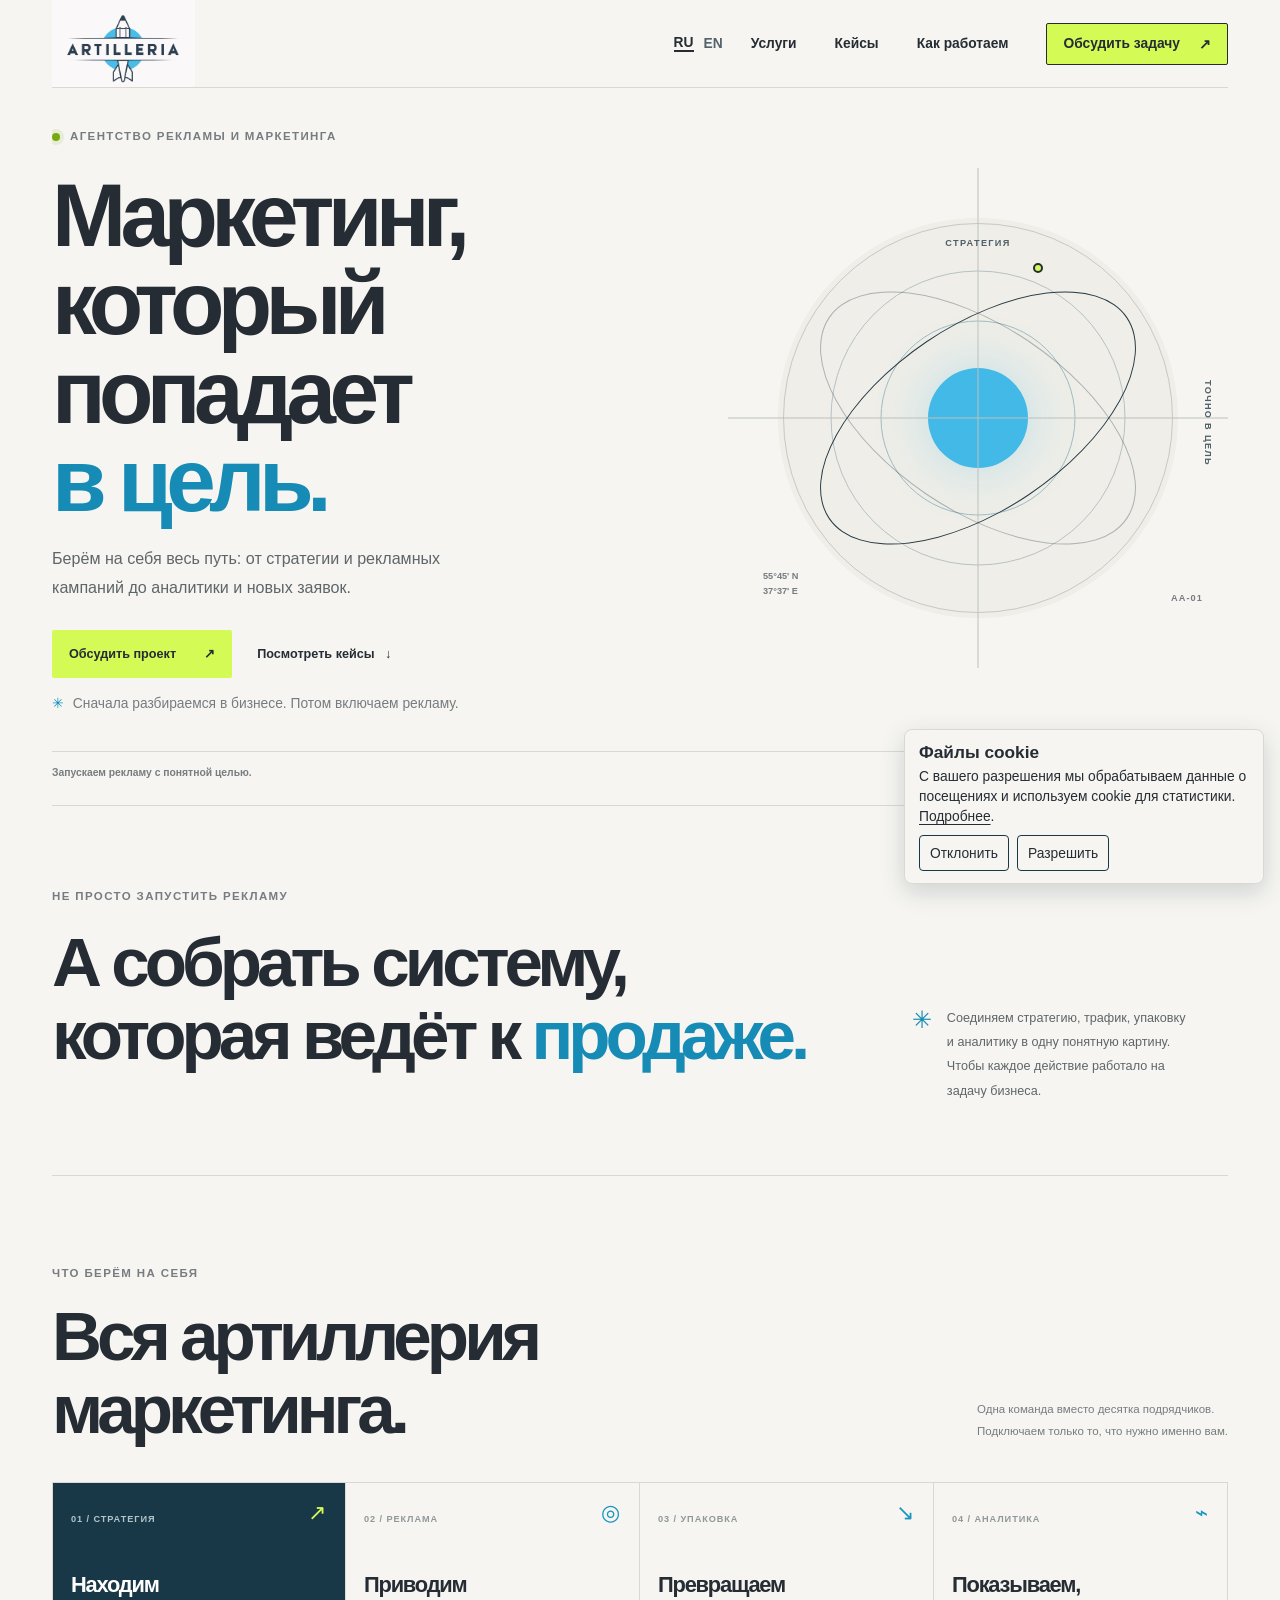
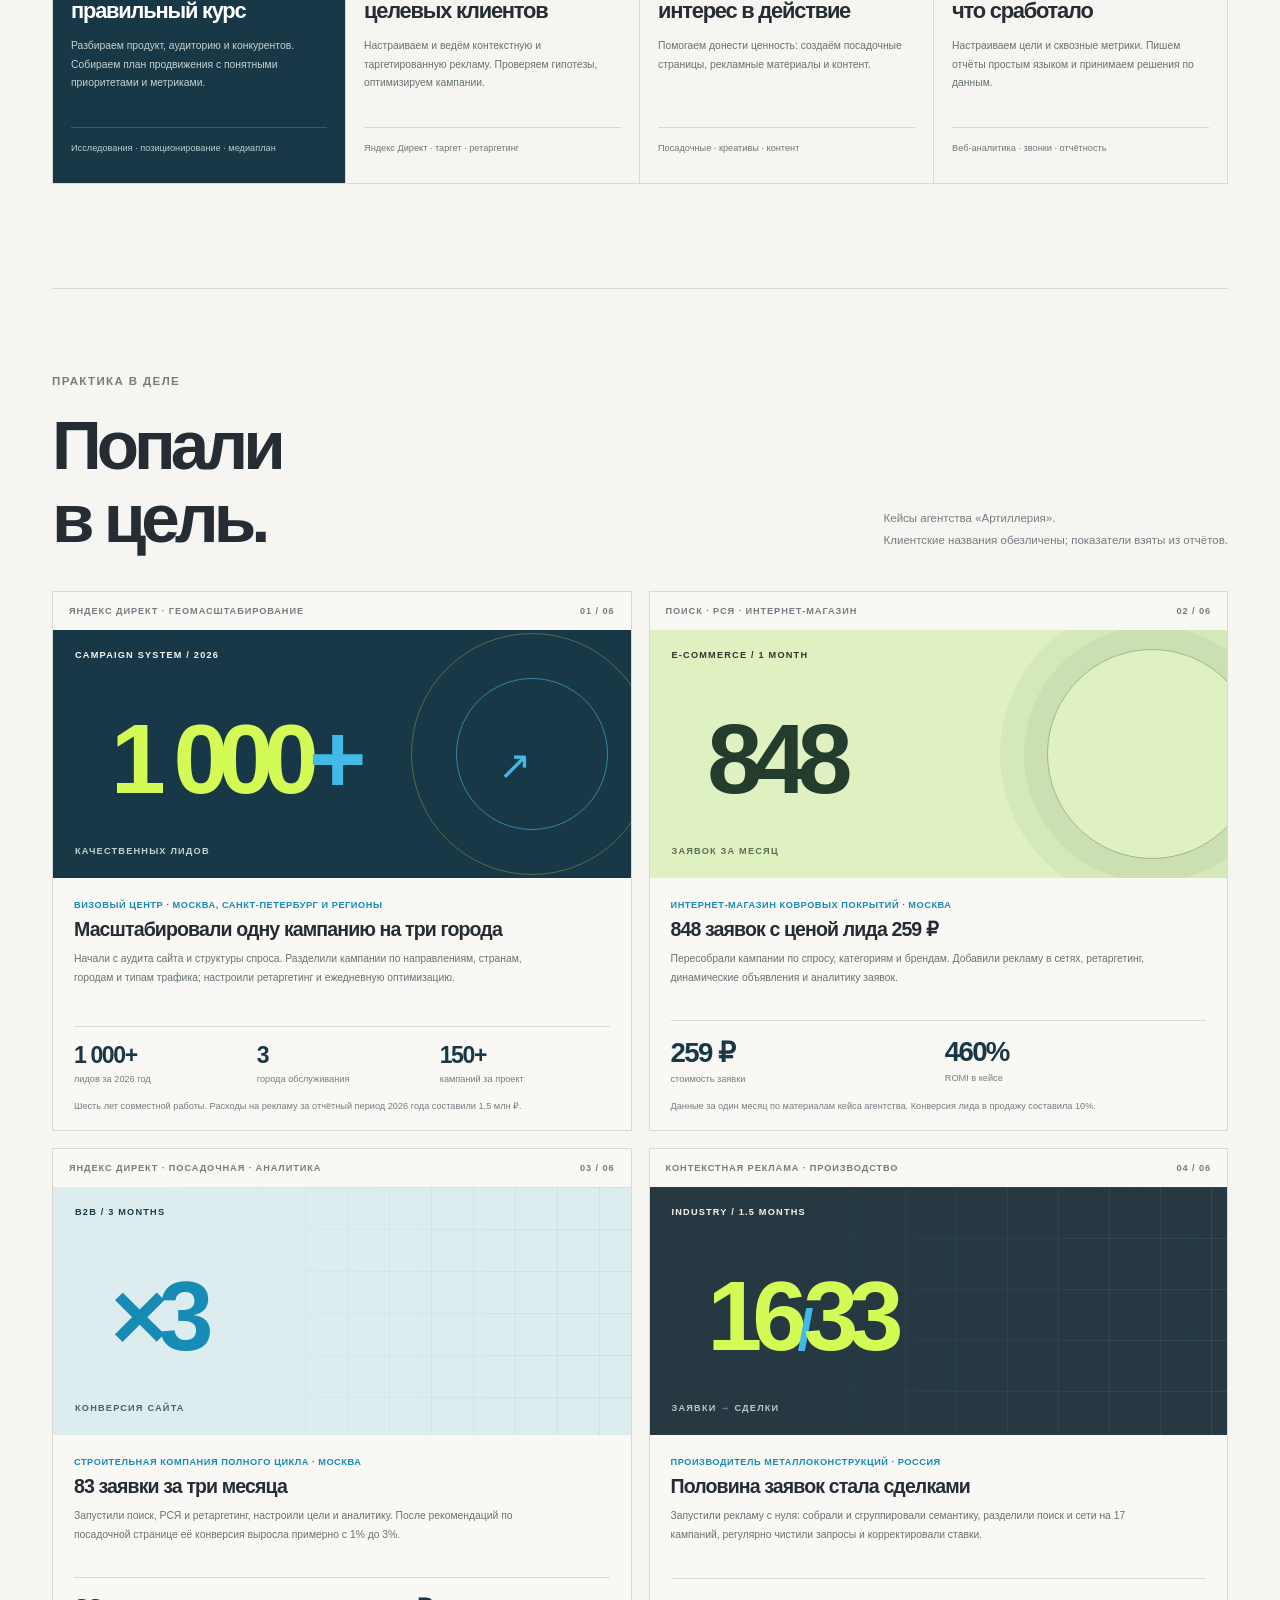
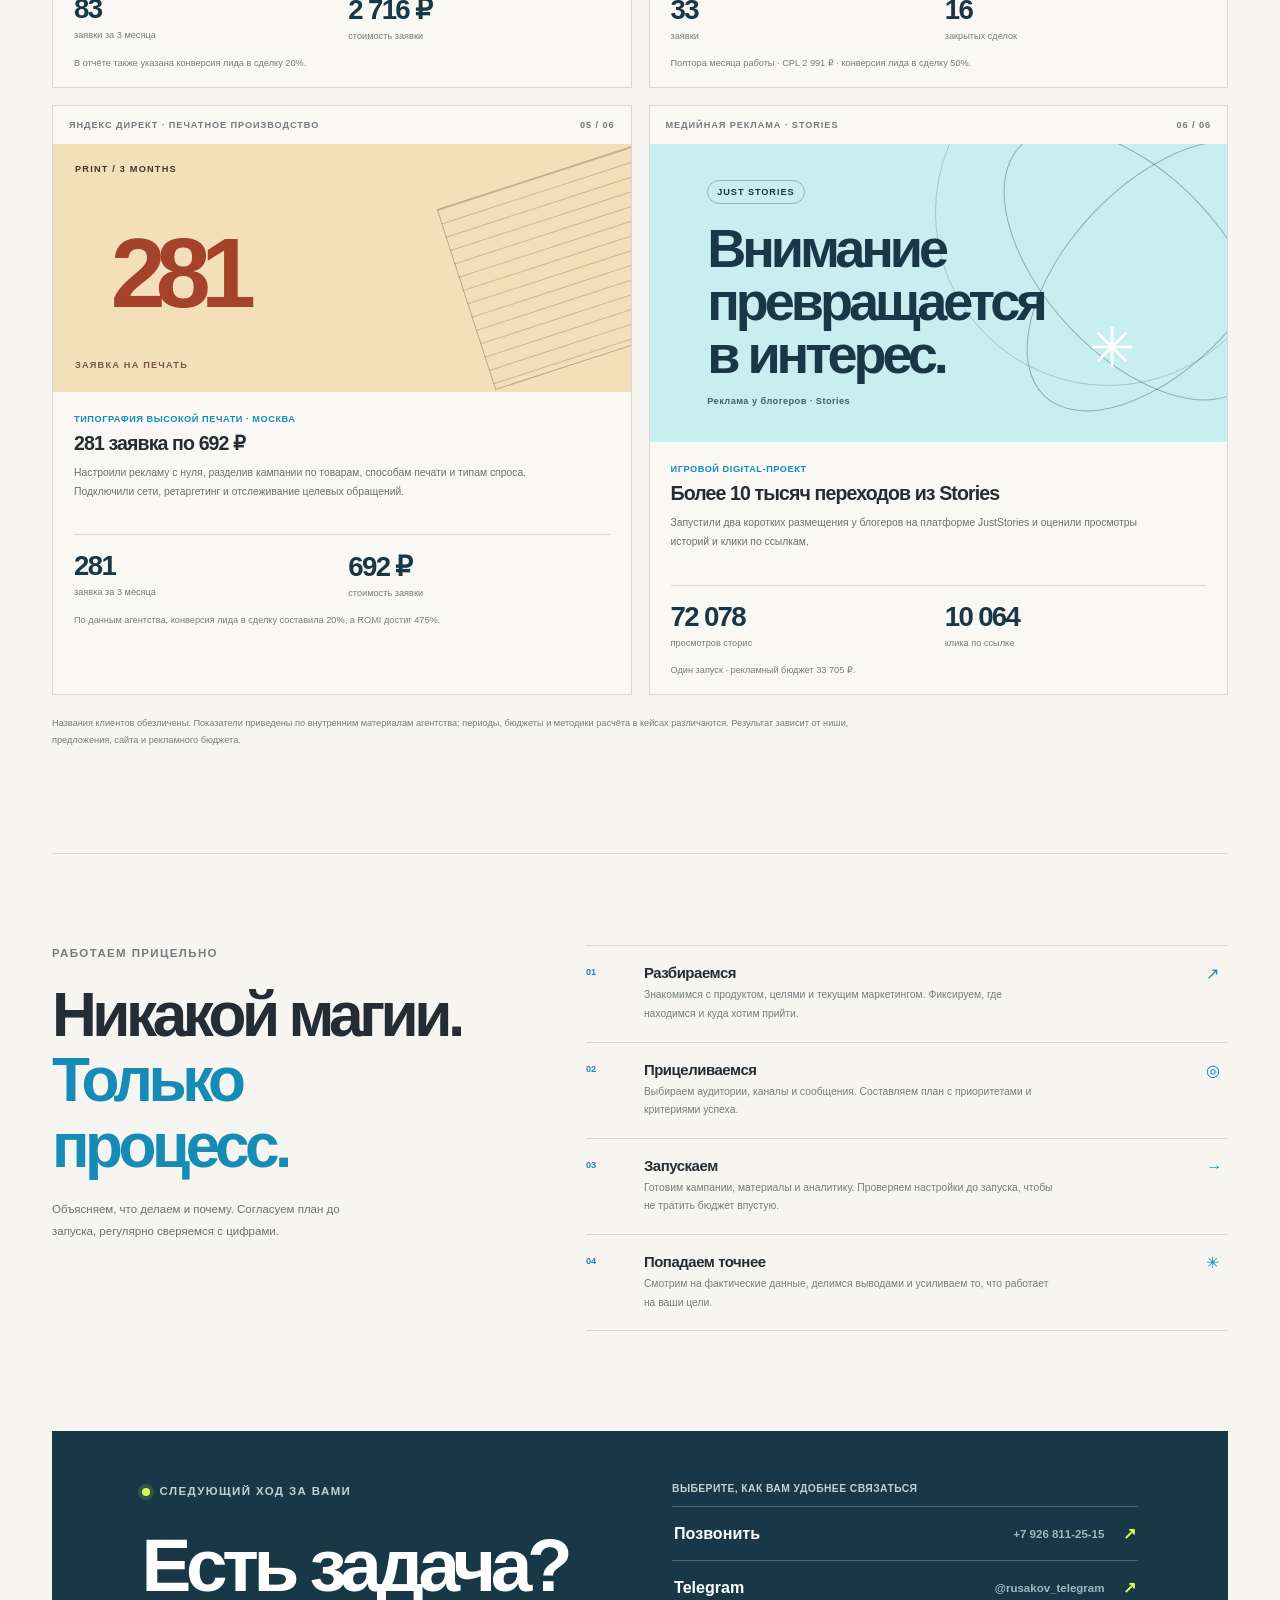
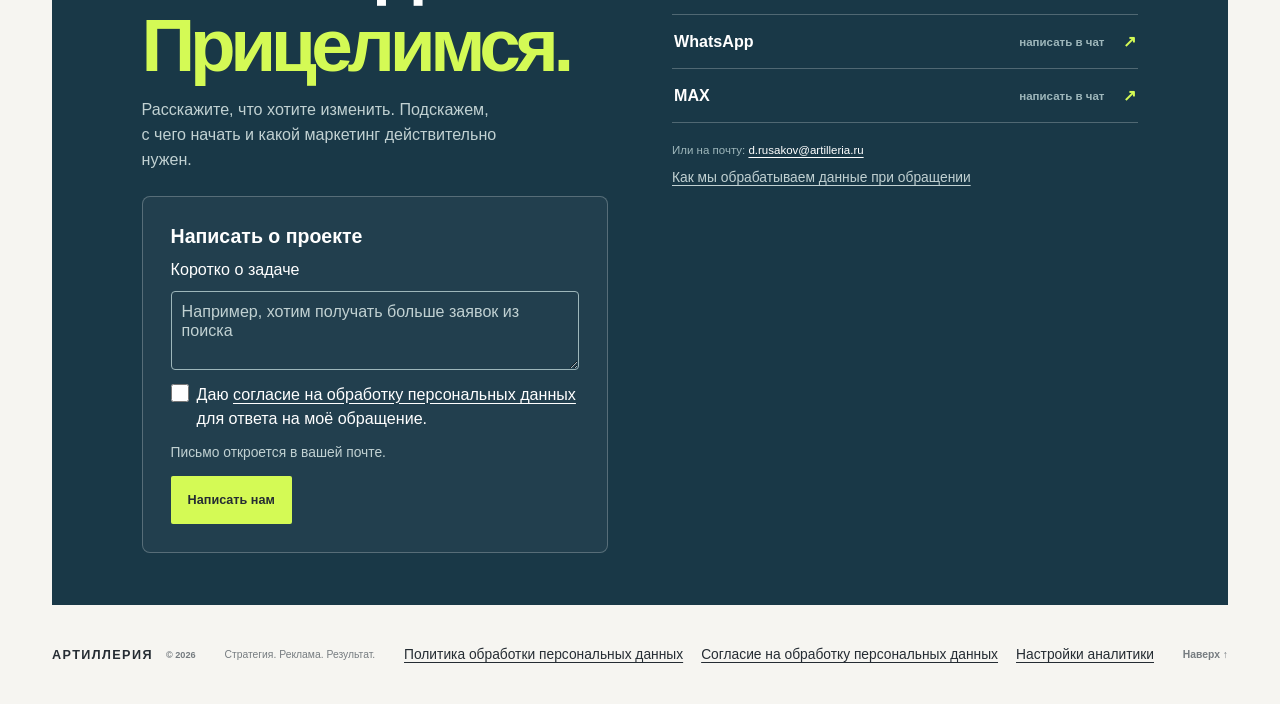
<file: index.html>
<!doctype html>
<html lang="ru">
  <head>
    <meta charset="utf-8">
    <meta name="viewport" content="width=device-width, initial-scale=1">
    <meta name="theme-color" content="#f6f5f1">
    <meta name="description" content="Рекламное агентство «Артиллерия». Маркетинг под ключ. Стратегия, Яндекс Директ, аналитика, контент и посадочные страницы.">
    <title>Артиллерия | Маркетинг, который попадает в цель</title>
    <link rel="icon" href="artilleria-logo.png" type="image/png">
    <link rel="stylesheet" href="styles.css?v=logo-2">
    <script src="script.js?v=ru-en-only-1" defer></script>
    <link rel="alternate" hreflang="ru" href="https://bezsporov-maker.github.io/artilleria/">
    <link rel="alternate" hreflang="en" href="https://bezsporov-maker.github.io/artilleria/en/">
    <link rel="alternate" hreflang="x-default" href="https://bezsporov-maker.github.io/artilleria/">
    <link rel="canonical" href="https://bezsporov-maker.github.io/artilleria/">
  </head>
  <body>
    <div class="site-header-bar">
      <header class="site-header">
        <a class="brand" href="#top" aria-label="На главную страницу «Артиллерии»">
          <img src="artilleria-logo.png" alt="Артиллерия">
        </a>
        <div class="language-switch" aria-label="Язык"><span aria-current="page">RU</span><a href="en/" lang="en" hreflang="en">EN</a></div>
        <button class="menu-toggle" type="button" aria-expanded="false" aria-controls="site-nav" aria-label="Открыть меню">
          <span></span>
          <span></span>
        </button>
        <nav class="site-nav" id="site-nav" aria-label="Основная навигация">
          <a href="#services">Услуги</a>
          <a href="#cases">Кейсы</a>
          <a href="#process">Как работаем</a>
          <a class="nav-cta" href="#contact">Обсудить задачу <span aria-hidden="true">↗</span></a>
        </nav>
      </header>
    </div>

    <main id="top">
      <section class="hero section-shell">
        <div class="hero-copy">
          <p class="eyebrow"><span class="status-dot"></span> Агентство рекламы и маркетинга</p>
          <h1>Маркетинг,<br>который попадает<br><span>в цель.</span></h1>
          <p class="hero-description">Берём на себя весь путь: от стратегии и рекламных кампаний до аналитики и новых заявок.</p>
          <div class="hero-actions">
            <a class="button button-primary" href="#contact">Обсудить проект <span aria-hidden="true">↗</span></a>
            <a class="text-link" href="#cases">Посмотреть кейсы <span aria-hidden="true">↓</span></a>
          </div>
          <p class="hero-note"><span aria-hidden="true">✳</span> Сначала разбираемся в бизнесе. Потом включаем рекламу.</p>
        </div>
        <div class="hero-art" aria-label="Иллюстрация: маркетинг точно в цель">
          <div class="target target-outer"></div>
          <div class="target target-middle"></div>
          <div class="target target-inner"></div>
          <div class="target-center"></div>
          <div class="target-cross target-cross-x"></div>
          <div class="target-cross target-cross-y"></div>
          <div class="orbit orbit-one"></div>
          <div class="orbit orbit-two"></div>
          <span class="target-label target-label-top">СТРАТЕГИЯ</span>
          <span class="target-label target-label-side">ТОЧНО В ЦЕЛЬ</span>
          <span class="hero-coordinate">55°45' N<br>37°37' E</span>
          <span class="hero-index">AA-01</span>
          <span class="hero-orbit-dot"></span>
        </div>
        <div class="hero-bottom"><span>Запускаем рекламу с понятной целью.</span><span>Листайте, мы покажем как <span aria-hidden="true">↓</span></span></div>
      </section>

      <section class="intro section-shell">
        <p class="eyebrow">Не просто запустить рекламу</p>
        <h2>А собрать систему,<br>которая ведёт к <span>продаже.</span></h2>
        <div class="intro-aside">
          <span class="asterisk" aria-hidden="true">✳</span>
          <p>Соединяем стратегию, трафик, упаковку и аналитику в одну понятную картину. Чтобы каждое действие работало на задачу бизнеса.</p>
        </div>
      </section>

      <section class="services section-shell" id="services">
        <div class="section-heading">
          <div>
            <p class="eyebrow">Что берём на себя</p>
            <h2>Вся артиллерия<br>маркетинга.</h2>
          </div>
          <p class="section-heading-note">Одна команда вместо десятка подрядчиков.<br>Подключаем только то, что нужно именно вам.</p>
        </div>
        <div class="service-grid">
          <article class="service-card service-card-featured">
            <span class="service-number">01 / Стратегия</span>
            <span class="service-icon" aria-hidden="true">↗</span>
            <h3>Находим<br>правильный курс</h3>
            <p>Разбираем продукт, аудиторию и конкурентов. Собираем план продвижения с понятными приоритетами и метриками.</p>
            <span class="service-tags">Исследования · позиционирование · медиаплан</span>
          </article>
          <article class="service-card">
            <span class="service-number">02 / Реклама</span>
            <span class="service-icon" aria-hidden="true">◎</span>
            <h3>Приводим<br>целевых клиентов</h3>
            <p>Настраиваем и ведём контекстную и таргетированную рекламу. Проверяем гипотезы, оптимизируем кампании.</p>
            <span class="service-tags">Яндекс Директ · таргет · ретаргетинг</span>
          </article>
          <article class="service-card">
            <span class="service-number">03 / Упаковка</span>
            <span class="service-icon" aria-hidden="true">↘</span>
            <h3>Превращаем<br>интерес в действие</h3>
            <p>Помогаем донести ценность: создаём посадочные страницы, рекламные материалы и контент.</p>
            <span class="service-tags">Посадочные · креативы · контент</span>
          </article>
          <article class="service-card">
            <span class="service-number">04 / Аналитика</span>
            <span class="service-icon" aria-hidden="true">⌁</span>
            <h3>Показываем,<br>что сработало</h3>
            <p>Настраиваем цели и сквозные метрики. Пишем отчёты простым языком и принимаем решения по данным.</p>
            <span class="service-tags">Веб-аналитика · звонки · отчётность</span>
          </article>
        </div>
      </section>

      <section class="cases section-shell" id="cases">
        <div class="section-heading">
          <div>
            <p class="eyebrow">Практика в деле</p>
            <h2>Попали<br>в цель.</h2>
          </div>
          <p class="section-heading-note">Кейсы агентства «Артиллерия».<br>Клиентские названия обезличены; показатели взяты из отчётов.</p>
        </div>
        <div class="case-grid">
          <article class="case-card">
            <div class="case-topline"><span>Яндекс Директ · геомасштабирование</span><span>01 / 06</span></div>
            <div class="case-visual case-visual-visa">
              <span class="case-visual-kicker">CAMPAIGN SYSTEM / 2026</span>
              <span class="case-visual-number">1 000<span>+</span></span>
              <span class="case-visual-caption">КАЧЕСТВЕННЫХ ЛИДОВ</span>
              <span class="case-visual-mark" aria-hidden="true">↗</span>
            </div>
            <div class="case-info">
              <div>
                <p class="case-category">Визовый центр · Москва, Санкт-Петербург и регионы</p>
                <h3>Масштабировали одну кампанию на три города</h3>
                <p>Начали с аудита сайта и структуры спроса. Разделили кампании по направлениям, странам, городам и типам трафика; настроили ретаргетинг и ежедневную оптимизацию.</p>
              </div>
              <div class="case-metrics case-metrics-three">
                <div><strong>1 000+</strong><span>лидов за 2026 год</span></div>
                <div><strong>3</strong><span>города обслуживания</span></div>
                <div><strong>150+</strong><span>кампаний за проект</span></div>
              </div>
              <p class="case-footnote">Шесть лет совместной работы. Расходы на рекламу за отчётный период 2026 года составили 1,5 млн ₽.</p>
            </div>
          </article>

          <article class="case-card">
            <div class="case-topline"><span>Поиск · РСЯ · интернет-магазин</span><span>02 / 06</span></div>
            <div class="case-visual case-visual-ecom">
              <span class="case-visual-kicker">E-COMMERCE / 1 MONTH</span>
              <span class="case-visual-number">848</span>
              <span class="case-visual-caption">ЗАЯВОК ЗА МЕСЯЦ</span>
              <span class="case-ecom-orbit"></span>
            </div>
            <div class="case-info">
              <div>
                <p class="case-category">Интернет-магазин ковровых покрытий · Москва</p>
                <h3>848 заявок с ценой лида 259 ₽</h3>
                <p>Пересобрали кампании по спросу, категориям и брендам. Добавили рекламу в сетях, ретаргетинг, динамические объявления и аналитику заявок.</p>
              </div>
              <div class="case-metrics">
                <div><strong>259 ₽</strong><span>стоимость заявки</span></div>
                <div><strong>460%</strong><span>ROMI в кейсе</span></div>
              </div>
              <p class="case-footnote">Данные за один месяц по материалам кейса агентства. Конверсия лида в продажу составила 10%.</p>
            </div>
          </article>

          <article class="case-card">
            <div class="case-topline"><span>Яндекс Директ · посадочная · аналитика</span><span>03 / 06</span></div>
            <div class="case-visual case-visual-build">
              <span class="case-visual-kicker">B2B / 3 MONTHS</span>
              <span class="case-visual-number">×3</span>
              <span class="case-visual-caption">КОНВЕРСИЯ САЙТА</span>
              <span class="case-build-grid"></span>
            </div>
            <div class="case-info">
              <div>
                <p class="case-category">Строительная компания полного цикла · Москва</p>
                <h3>83 заявки за три месяца</h3>
                <p>Запустили поиск, РСЯ и ретаргетинг, настроили цели и аналитику. После рекомендаций по посадочной странице её конверсия выросла примерно с 1% до 3%.</p>
              </div>
              <div class="case-metrics">
                <div><strong>83</strong><span>заявки за 3 месяца</span></div>
                <div><strong>2 716 ₽</strong><span>стоимость заявки</span></div>
              </div>
              <p class="case-footnote">В отчёте также указана конверсия лида в сделку 20%.</p>
            </div>
          </article>

          <article class="case-card">
            <div class="case-topline"><span>Контекстная реклама · производство</span><span>04 / 06</span></div>
            <div class="case-visual case-visual-metal">
              <span class="case-visual-kicker">INDUSTRY / 1.5 MONTHS</span>
              <span class="case-visual-number">16<span>/</span>33</span>
              <span class="case-visual-caption">ЗАЯВКИ → СДЕЛКИ</span>
              <span class="case-metal-lines"></span>
            </div>
            <div class="case-info">
              <div>
                <p class="case-category">Производитель металлоконструкций · Россия</p>
                <h3>Половина заявок стала сделками</h3>
                <p>Запустили рекламу с нуля: собрали и сгруппировали семантику, разделили поиск и сети на 17 кампаний, регулярно чистили запросы и корректировали ставки.</p>
              </div>
              <div class="case-metrics">
                <div><strong>33</strong><span>заявки</span></div>
                <div><strong>16</strong><span>закрытых сделок</span></div>
              </div>
              <p class="case-footnote">Полтора месяца работы · CPL 2 991 ₽ · конверсия лида в сделку 50%.</p>
            </div>
          </article>

          <article class="case-card">
            <div class="case-topline"><span>Яндекс Директ · печатное производство</span><span>05 / 06</span></div>
            <div class="case-visual case-visual-print">
              <span class="case-visual-kicker">PRINT / 3 MONTHS</span>
              <span class="case-visual-number">281</span>
              <span class="case-visual-caption">ЗАЯВКА НА ПЕЧАТЬ</span>
              <span class="case-print-lines"></span>
            </div>
            <div class="case-info">
              <div>
                <p class="case-category">Типография высокой печати · Москва</p>
                <h3>281 заявка по 692 ₽</h3>
                <p>Настроили рекламу с нуля, разделив кампании по товарам, способам печати и типам спроса. Подключили сети, ретаргетинг и отслеживание целевых обращений.</p>
              </div>
              <div class="case-metrics">
                <div><strong>281</strong><span>заявка за 3 месяца</span></div>
                <div><strong>692 ₽</strong><span>стоимость заявки</span></div>
              </div>
              <p class="case-footnote">По данным агентства, конверсия лида в сделку составила 20%, а ROMI достиг 475%.</p>
            </div>
          </article>

          <article class="case-card">
            <div class="case-topline"><span>Медийная реклама · Stories</span><span>06 / 06</span></div>
            <div class="case-visual case-visual-stories">
              <span class="story-pill">JUST STORIES</span>
              <span class="story-orbit story-orbit-a"></span>
              <span class="story-orbit story-orbit-b"></span>
              <span class="story-spark">✳</span>
              <span class="story-word">Внимание<br>превращается<br>в интерес.</span>
              <span class="story-caption">Реклама у блогеров · Stories</span>
            </div>
            <div class="case-info">
              <div>
                <p class="case-category">Игровой digital-проект</p>
                <h3>Более 10 тысяч переходов из Stories</h3>
                <p>Запустили два коротких размещения у блогеров на платформе JustStories и оценили просмотры историй и клики по ссылкам.</p>
              </div>
              <div class="case-metrics">
                <div><strong>72 078</strong><span>просмотров сторис</span></div>
                <div><strong>10 064</strong><span>клика по ссылке</span></div>
              </div>
              <p class="case-footnote">Один запуск · рекламный бюджет 33 705 ₽.</p>
            </div>
          </article>
        </div>
        <p class="cases-disclaimer">Названия клиентов обезличены. Показатели приведены по внутренним материалам агентства; периоды, бюджеты и методики расчёта в кейсах различаются. Результат зависит от ниши, предложения, сайта и рекламного бюджета.</p>
      </section>

      <section class="approach section-shell" id="process">
        <div class="approach-title">
          <p class="eyebrow">Работаем прицельно</p>
          <h2>Никакой магии.<br><span>Только процесс.</span></h2>
          <p>Объясняем, что делаем и почему. Согласуем план до запуска, регулярно сверяемся с цифрами.</p>
        </div>
        <div class="steps">
          <article class="step">
            <span class="step-number">01</span>
            <div><h3>Разбираемся</h3><p>Знакомимся с продуктом, целями и текущим маркетингом. Фиксируем, где находимся и куда хотим прийти.</p></div>
            <span class="step-mark" aria-hidden="true">↗</span>
          </article>
          <article class="step">
            <span class="step-number">02</span>
            <div><h3>Прицеливаемся</h3><p>Выбираем аудитории, каналы и сообщения. Составляем план с приоритетами и критериями успеха.</p></div>
            <span class="step-mark" aria-hidden="true">◎</span>
          </article>
          <article class="step">
            <span class="step-number">03</span>
            <div><h3>Запускаем</h3><p>Готовим кампании, материалы и аналитику. Проверяем настройки до запуска, чтобы не тратить бюджет впустую.</p></div>
            <span class="step-mark" aria-hidden="true">→</span>
          </article>
          <article class="step">
            <span class="step-number">04</span>
            <div><h3>Попадаем точнее</h3><p>Смотрим на фактические данные, делимся выводами и усиливаем то, что работает на ваши цели.</p></div>
            <span class="step-mark" aria-hidden="true">✳</span>
          </article>
        </div>
      </section>

      <section class="contact section-shell" id="contact">
        <div class="contact-copy">
          <p class="eyebrow"><span class="status-dot"></span> Следующий ход за вами</p>
          <h2>Есть задача?<br><span>Прицелимся.</span></h2>
          <p class="contact-intro">Расскажите, что хотите изменить. Подскажем, с чего начать и какой маркетинг действительно нужен.</p>
        </div>
        <form class="contact-form" id="contact-form" aria-labelledby="contact-form-title">
          <h3 id="contact-form-title">Написать о проекте</h3>
          <label for="project-message">Коротко о задаче</label>
          <textarea class="ym-disable-keys" id="project-message" rows="3" maxlength="500" required placeholder="Например, хотим получать больше заявок из поиска"></textarea>
          <div class="form-consent">
            <input class="ym-disable-keys" type="checkbox" id="project-consent" required>
            <label for="project-consent">Даю <a href="consent.html" target="_blank" rel="noopener">согласие на обработку персональных данных</a> для ответа на моё обращение.</label>
          </div>
          <p class="form-note">Письмо откроется в вашей почте.</p>
          <button class="button form-submit" type="submit" disabled>Написать нам</button>
          <p class="form-note" id="form-status" role="status" hidden></p>
          <noscript><p class="form-note">Можно связаться с нами напрямую по контактам рядом с формой.</p></noscript>
        </form>
        <div class="contact-channels">
          <p class="channels-title">Выберите, как вам удобнее связаться</p>
          <a class="channel" data-goal="contact_tel" href="tel:+79268112515">
            <span class="channel-name">Позвонить</span>
            <span class="channel-hint">+7 926 811-25-15</span>
            <span class="channel-arrow" aria-hidden="true">↗</span>
          </a>
          <a class="channel" data-goal="contact_tg" href="https://t.me/rusakov_telegram?text=%D0%97%D0%B4%D1%80%D0%B0%D0%B2%D1%81%D1%82%D0%B2%D1%83%D0%B9%D1%82%D0%B5%21%20%D0%9F%D0%B8%D1%88%D1%83%20%D1%81%20%D1%81%D0%B0%D0%B9%D1%82%D0%B0%20%C2%AB%D0%90%D1%80%D1%82%D0%B8%D0%BB%D0%BB%D0%B5%D1%80%D0%B8%D1%8F%C2%BB%2C%20%D1%85%D0%BE%D1%87%D1%83%20%D0%BE%D0%B1%D1%81%D1%83%D0%B4%D0%B8%D1%82%D1%8C%20%D0%B7%D0%B0%D0%B4%D0%B0%D1%87%D1%83." target="_blank" rel="noopener">
            <span class="channel-name">Telegram</span>
            <span class="channel-hint">@rusakov_telegram</span>
            <span class="channel-arrow" aria-hidden="true">↗</span>
          </a>
          <a class="channel" data-goal="contact_wa" href="https://wa.me/79268112515?text=%D0%97%D0%B4%D1%80%D0%B0%D0%B2%D1%81%D1%82%D0%B2%D1%83%D0%B9%D1%82%D0%B5%21%20%D0%9F%D0%B8%D1%88%D1%83%20%D1%81%20%D1%81%D0%B0%D0%B9%D1%82%D0%B0%20%C2%AB%D0%90%D1%80%D1%82%D0%B8%D0%BB%D0%BB%D0%B5%D1%80%D0%B8%D1%8F%C2%BB%2C%20%D1%85%D0%BE%D1%87%D1%83%20%D0%BE%D0%B1%D1%81%D1%83%D0%B4%D0%B8%D1%82%D1%8C%20%D0%B7%D0%B0%D0%B4%D0%B0%D1%87%D1%83." target="_blank" rel="noopener">
            <span class="channel-name">WhatsApp</span>
            <span class="channel-hint">написать в чат</span>
            <span class="channel-arrow" aria-hidden="true">↗</span>
          </a>
          <a class="channel" data-goal="contact_max" href="https://max.ru/u/f9LHodD0cOIHPREeZWmxrSTunQEdQr7ClUN-oHxNUuwWYnfkVIT1jp4kUMM" target="_blank" rel="noopener">
            <span class="channel-name">MAX</span>
            <span class="channel-hint">написать в чат</span>
            <span class="channel-arrow" aria-hidden="true">↗</span>
          </a>
          <p class="channel-mail">Или на почту: <a href="mailto:d.rusakov@artilleria.ru" data-goal="contact_mail">d.rusakov@artilleria.ru</a></p>
          <p class="form-note"><a href="privacy.html">Как мы обрабатываем данные при обращении</a></p>
        </div>
      </section>
    </main>

    <footer class="site-footer section-shell">
      <a class="footer-brand" href="#top">АРТИЛЛЕРИЯ<span>© 2026</span></a>
      <p>Стратегия. Реклама. Результат.</p>
      <nav class="footer-privacy" aria-label="Персональные данные">
        <a href="privacy.html">Политика обработки персональных данных</a>
        <a href="consent.html">Согласие на обработку персональных данных</a>
        <button type="button" id="analytics-settings" hidden>Настройки аналитики</button>
      </nav>
      <a class="footer-up" href="#top">Наверх ↑</a>
    </footer>

    <section class="analytics-banner" id="analytics-banner" aria-labelledby="analytics-title" hidden>
      <div>
        <h2 id="analytics-title">Файлы cookie</h2>
        <p>С вашего разрешения мы обрабатываем данные о посещениях и используем cookie для статистики. <a href="privacy.html#analytics">Подробнее</a>.</p>
      </div>
      <div class="analytics-actions">
        <button type="button" id="analytics-reject">Отклонить</button>
        <button type="button" id="analytics-accept">Разрешить</button>
      </div>
    </section>
  </body>
</html>
</file>
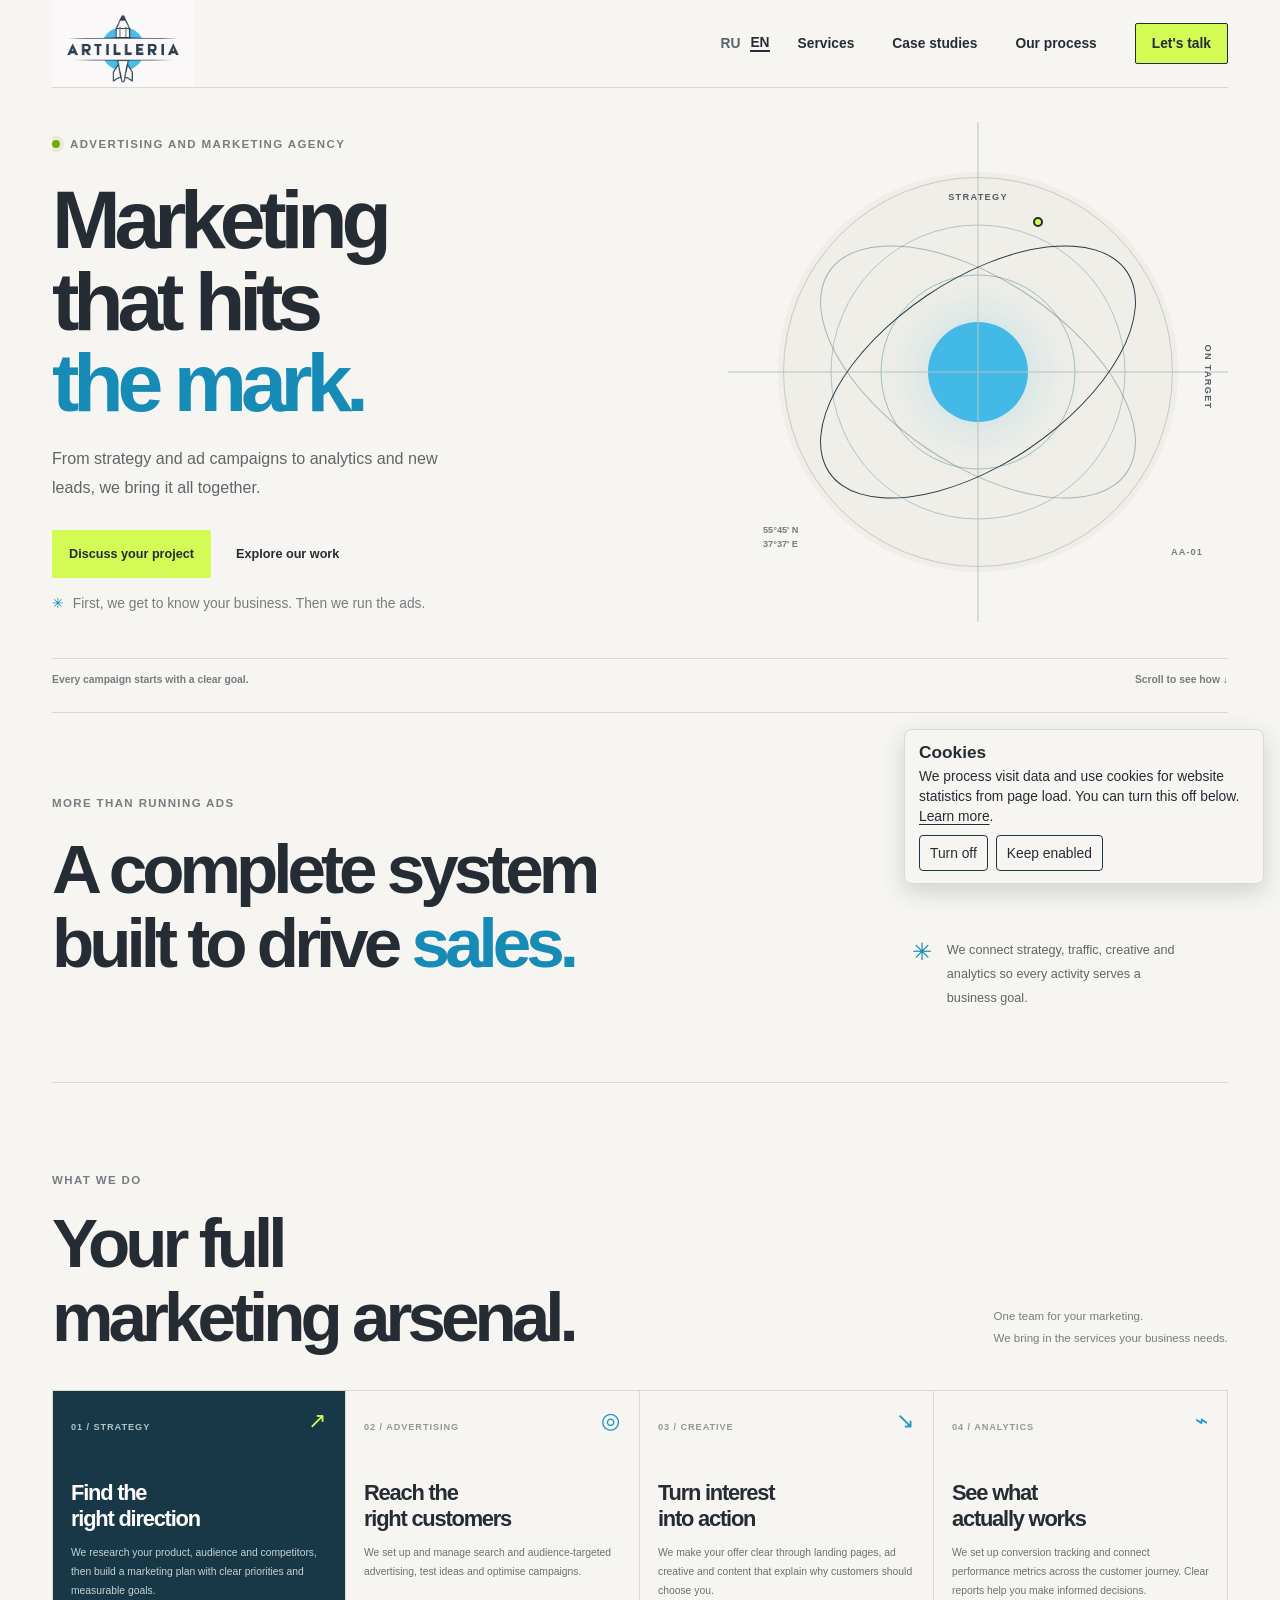
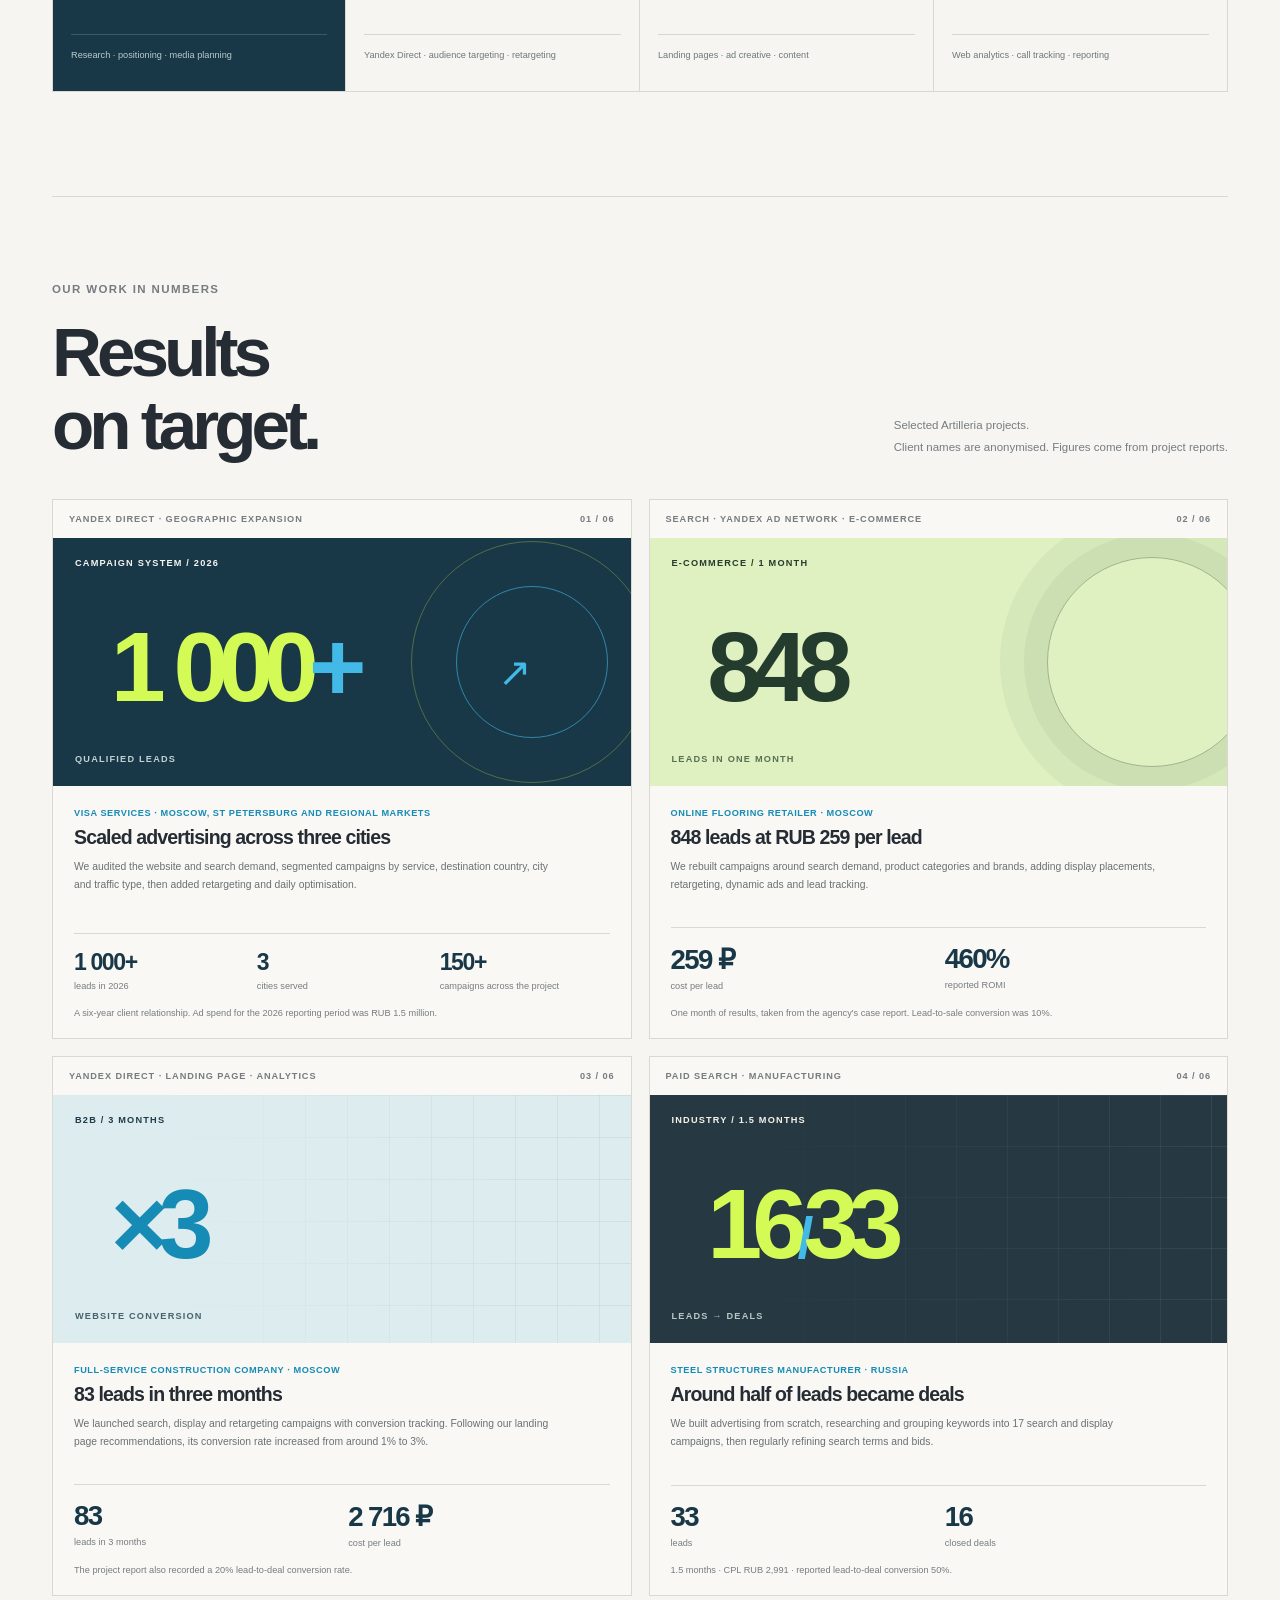
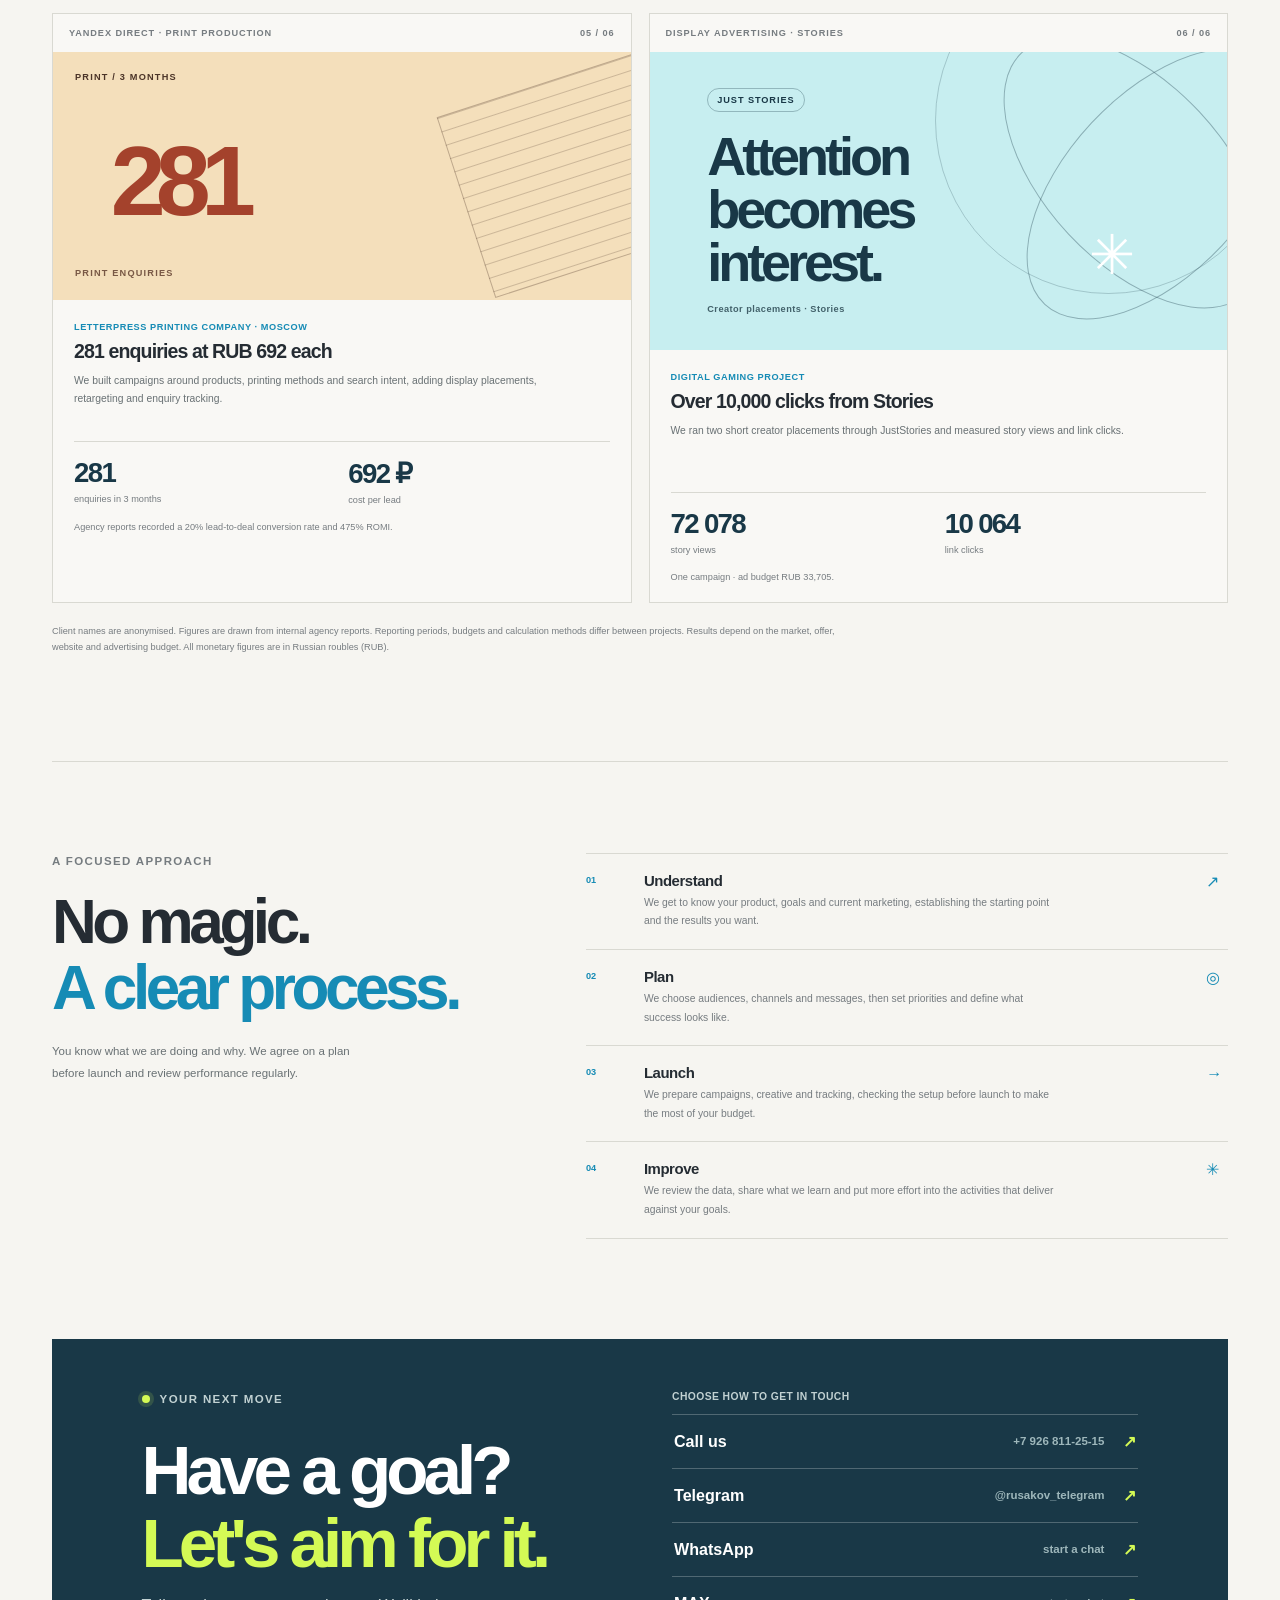
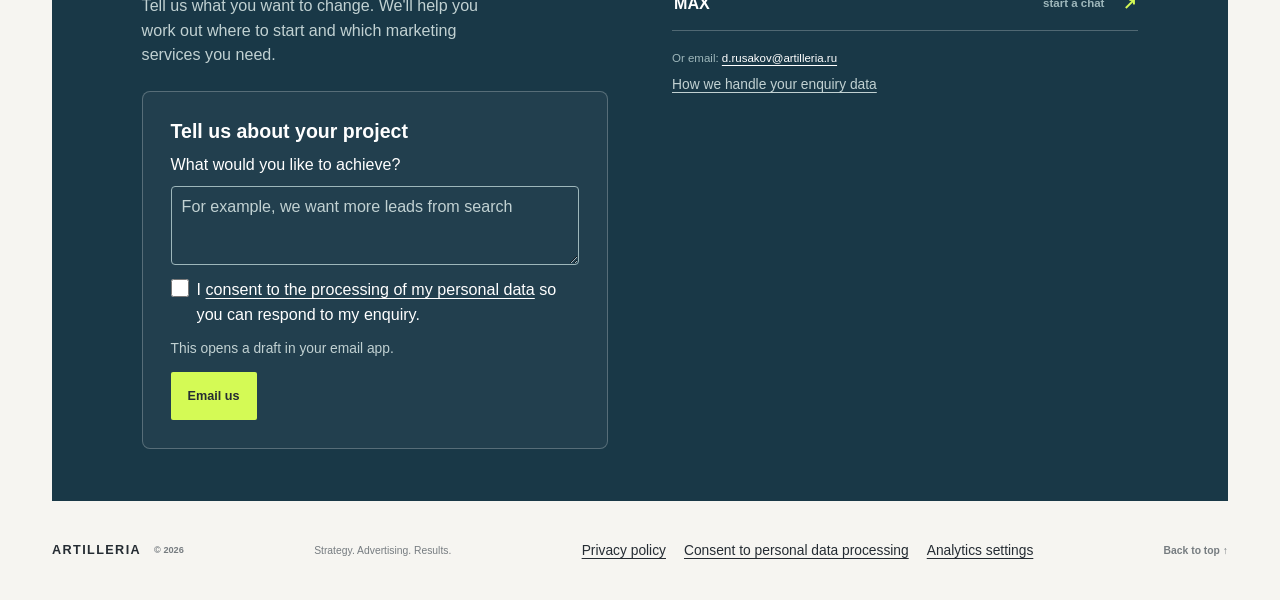
<file: en/index.html>
<!doctype html>
<html lang="en">
  <head>
    <meta charset="utf-8">
    <meta name="viewport" content="width=device-width, initial-scale=1">
    <meta name="theme-color" content="#f6f5f1">
    <meta name="description" content="Artilleria marketing agency. Strategy, paid advertising, landing pages, content and analytics, working together to generate leads.">
    <title>Artilleria | Marketing that hits the mark</title>
    <link rel="icon" href="../artilleria-logo.png" type="image/png">
    <link rel="stylesheet" href="../styles.css?v=logo-2">
    <script src="../script.js?v=ru-en-only-1" defer></script>
    <link rel="alternate" hreflang="ru" href="https://bezsporov-maker.github.io/artilleria/">
    <link rel="alternate" hreflang="en" href="https://bezsporov-maker.github.io/artilleria/en/">
    <link rel="alternate" hreflang="x-default" href="https://bezsporov-maker.github.io/artilleria/">
    <link rel="canonical" href="https://bezsporov-maker.github.io/artilleria/en/">
  </head>
  <body>
    <div class="site-header-bar">
      <header class="site-header">
        <a class="brand" href="#top" aria-label="Artilleria home">
          <img src="../artilleria-logo.png" alt="Artilleria">
        </a>
        <div class="language-switch" aria-label="Language"><a href="../" lang="ru" hreflang="ru">RU</a><span aria-current="page">EN</span></div>
        <button class="menu-toggle" type="button" aria-expanded="false" aria-controls="site-nav" aria-label="Open menu">
          <span></span>
          <span></span>
        </button>
        <nav class="site-nav" id="site-nav" aria-label="Main navigation">
          <a href="#services">Services</a>
          <a href="#cases">Case studies</a>
          <a href="#process">Our process</a>
          <a class="nav-cta" href="#contact">Let's talk</a>
        </nav>
      </header>
    </div>

    <main id="top">
      <section class="hero section-shell">
        <div class="hero-copy">
          <p class="eyebrow"><span class="status-dot"></span> Advertising and marketing agency</p>
          <h1>Marketing<br>that hits<br><span>the mark.</span></h1>
          <p class="hero-description">From strategy and ad campaigns to analytics and new leads, we bring it all together.</p>
          <div class="hero-actions">
            <a class="button button-primary" href="#contact">Discuss your project</a>
            <a class="text-link" href="#cases">Explore our work</a>
          </div>
          <p class="hero-note"><span aria-hidden="true">✳</span> First, we get to know your business. Then we run the ads.</p>
        </div>
        <div class="hero-art" aria-label="Illustration: marketing on target">
          <div class="target target-outer"></div>
          <div class="target target-middle"></div>
          <div class="target target-inner"></div>
          <div class="target-center"></div>
          <div class="target-cross target-cross-x"></div>
          <div class="target-cross target-cross-y"></div>
          <div class="orbit orbit-one"></div>
          <div class="orbit orbit-two"></div>
          <span class="target-label target-label-top">STRATEGY</span>
          <span class="target-label target-label-side">ON TARGET</span>
          <span class="hero-coordinate">55°45' N<br>37°37' E</span>
          <span class="hero-index">AA-01</span>
          <span class="hero-orbit-dot"></span>
        </div>
        <div class="hero-bottom"><span>Every campaign starts with a clear goal.</span><span>Scroll to see how <span aria-hidden="true">↓</span></span></div>
      </section>

      <section class="intro section-shell">
        <p class="eyebrow">More than running ads</p>
        <h2>A complete system<br>built to drive <span>sales.</span></h2>
        <div class="intro-aside">
          <span class="asterisk" aria-hidden="true">✳</span>
          <p>We connect strategy, traffic, creative and analytics so every activity serves a business goal.</p>
        </div>
      </section>

      <section class="services section-shell" id="services">
        <div class="section-heading">
          <div>
            <p class="eyebrow">What we do</p>
            <h2>Your full<br>marketing arsenal.</h2>
          </div>
          <p class="section-heading-note">One team for your marketing.<br>We bring in the services your business needs.</p>
        </div>
        <div class="service-grid">
          <article class="service-card service-card-featured">
            <span class="service-number">01 / Strategy</span>
            <span class="service-icon" aria-hidden="true">↗</span>
            <h3>Find the<br>right direction</h3>
            <p>We research your product, audience and competitors, then build a marketing plan with clear priorities and measurable goals.</p>
            <span class="service-tags">Research · positioning · media planning</span>
          </article>
          <article class="service-card">
            <span class="service-number">02 / Advertising</span>
            <span class="service-icon" aria-hidden="true">◎</span>
            <h3>Reach the<br>right customers</h3>
            <p>We set up and manage search and audience-targeted advertising, test ideas and optimise campaigns.</p>
            <span class="service-tags">Yandex Direct · audience targeting · retargeting</span>
          </article>
          <article class="service-card">
            <span class="service-number">03 / Creative</span>
            <span class="service-icon" aria-hidden="true">↘</span>
            <h3>Turn interest<br>into action</h3>
            <p>We make your offer clear through landing pages, ad creative and content that explain why customers should choose you.</p>
            <span class="service-tags">Landing pages · ad creative · content</span>
          </article>
          <article class="service-card">
            <span class="service-number">04 / Analytics</span>
            <span class="service-icon" aria-hidden="true">⌁</span>
            <h3>See what<br>actually works</h3>
            <p>We set up conversion tracking and connect performance metrics across the customer journey. Clear reports help you make informed decisions.</p>
            <span class="service-tags">Web analytics · call tracking · reporting</span>
          </article>
        </div>
      </section>

      <section class="cases section-shell" id="cases">
        <div class="section-heading">
          <div>
            <p class="eyebrow">Our work in numbers</p>
            <h2>Results<br>on target.</h2>
          </div>
          <p class="section-heading-note">Selected Artilleria projects.<br>Client names are anonymised. Figures come from project reports.</p>
        </div>
        <div class="case-grid">
          <article class="case-card">
            <div class="case-topline"><span>Yandex Direct · geographic expansion</span><span>01 / 06</span></div>
            <div class="case-visual case-visual-visa">
              <span class="case-visual-kicker">CAMPAIGN SYSTEM / 2026</span>
              <span class="case-visual-number">1 000<span>+</span></span>
              <span class="case-visual-caption">QUALIFIED LEADS</span>
              <span class="case-visual-mark" aria-hidden="true">↗</span>
            </div>
            <div class="case-info">
              <div>
                <p class="case-category">Visa services · Moscow, St Petersburg and regional markets</p>
                <h3>Scaled advertising across three cities</h3>
                <p>We audited the website and search demand, segmented campaigns by service, destination country, city and traffic type, then added retargeting and daily optimisation.</p>
              </div>
              <div class="case-metrics case-metrics-three">
                <div><strong>1 000+</strong><span>leads in 2026</span></div>
                <div><strong>3</strong><span>cities served</span></div>
                <div><strong>150+</strong><span>campaigns across the project</span></div>
              </div>
              <p class="case-footnote">A six-year client relationship. Ad spend for the 2026 reporting period was RUB 1.5 million.</p>
            </div>
          </article>

          <article class="case-card">
            <div class="case-topline"><span>Search · Yandex Ad Network · e-commerce</span><span>02 / 06</span></div>
            <div class="case-visual case-visual-ecom">
              <span class="case-visual-kicker">E-COMMERCE / 1 MONTH</span>
              <span class="case-visual-number">848</span>
              <span class="case-visual-caption">LEADS IN ONE MONTH</span>
              <span class="case-ecom-orbit"></span>
            </div>
            <div class="case-info">
              <div>
                <p class="case-category">Online flooring retailer · Moscow</p>
                <h3>848 leads at RUB 259 per lead</h3>
                <p>We rebuilt campaigns around search demand, product categories and brands, adding display placements, retargeting, dynamic ads and lead tracking.</p>
              </div>
              <div class="case-metrics">
                <div><strong>259 ₽</strong><span>cost per lead</span></div>
                <div><strong>460%</strong><span>reported ROMI</span></div>
              </div>
              <p class="case-footnote">One month of results, taken from the agency's case report. Lead-to-sale conversion was 10%.</p>
            </div>
          </article>

          <article class="case-card">
            <div class="case-topline"><span>Yandex Direct · landing page · analytics</span><span>03 / 06</span></div>
            <div class="case-visual case-visual-build">
              <span class="case-visual-kicker">B2B / 3 MONTHS</span>
              <span class="case-visual-number">×3</span>
              <span class="case-visual-caption">WEBSITE CONVERSION</span>
              <span class="case-build-grid"></span>
            </div>
            <div class="case-info">
              <div>
                <p class="case-category">Full-service construction company · Moscow</p>
                <h3>83 leads in three months</h3>
                <p>We launched search, display and retargeting campaigns with conversion tracking. Following our landing page recommendations, its conversion rate increased from around 1% to 3%.</p>
              </div>
              <div class="case-metrics">
                <div><strong>83</strong><span>leads in 3 months</span></div>
                <div><strong>2 716 ₽</strong><span>cost per lead</span></div>
              </div>
              <p class="case-footnote">The project report also recorded a 20% lead-to-deal conversion rate.</p>
            </div>
          </article>

          <article class="case-card">
            <div class="case-topline"><span>Paid search · manufacturing</span><span>04 / 06</span></div>
            <div class="case-visual case-visual-metal">
              <span class="case-visual-kicker">INDUSTRY / 1.5 MONTHS</span>
              <span class="case-visual-number">16<span>/</span>33</span>
              <span class="case-visual-caption">LEADS → DEALS</span>
              <span class="case-metal-lines"></span>
            </div>
            <div class="case-info">
              <div>
                <p class="case-category">Steel structures manufacturer · Russia</p>
                <h3>Around half of leads became deals</h3>
                <p>We built advertising from scratch, researching and grouping keywords into 17 search and display campaigns, then regularly refining search terms and bids.</p>
              </div>
              <div class="case-metrics">
                <div><strong>33</strong><span>leads</span></div>
                <div><strong>16</strong><span>closed deals</span></div>
              </div>
              <p class="case-footnote">1.5 months · CPL RUB 2,991 · reported lead-to-deal conversion 50%.</p>
            </div>
          </article>

          <article class="case-card">
            <div class="case-topline"><span>Yandex Direct · print production</span><span>05 / 06</span></div>
            <div class="case-visual case-visual-print">
              <span class="case-visual-kicker">PRINT / 3 MONTHS</span>
              <span class="case-visual-number">281</span>
              <span class="case-visual-caption">PRINT ENQUIRIES</span>
              <span class="case-print-lines"></span>
            </div>
            <div class="case-info">
              <div>
                <p class="case-category">Letterpress printing company · Moscow</p>
                <h3>281 enquiries at RUB 692 each</h3>
                <p>We built campaigns around products, printing methods and search intent, adding display placements, retargeting and enquiry tracking.</p>
              </div>
              <div class="case-metrics">
                <div><strong>281</strong><span>enquiries in 3 months</span></div>
                <div><strong>692 ₽</strong><span>cost per lead</span></div>
              </div>
              <p class="case-footnote">Agency reports recorded a 20% lead-to-deal conversion rate and 475% ROMI.</p>
            </div>
          </article>

          <article class="case-card">
            <div class="case-topline"><span>Display advertising · Stories</span><span>06 / 06</span></div>
            <div class="case-visual case-visual-stories">
              <span class="story-pill">JUST STORIES</span>
              <span class="story-orbit story-orbit-a"></span>
              <span class="story-orbit story-orbit-b"></span>
              <span class="story-spark">✳</span>
              <span class="story-word">Attention<br>becomes<br>interest.</span>
              <span class="story-caption">Creator placements · Stories</span>
            </div>
            <div class="case-info">
              <div>
                <p class="case-category">Digital gaming project</p>
                <h3>Over 10,000 clicks from Stories</h3>
                <p>We ran two short creator placements through JustStories and measured story views and link clicks.</p>
              </div>
              <div class="case-metrics">
                <div><strong>72 078</strong><span>story views</span></div>
                <div><strong>10 064</strong><span>link clicks</span></div>
              </div>
              <p class="case-footnote">One campaign · ad budget RUB 33,705.</p>
            </div>
          </article>
        </div>
        <p class="cases-disclaimer">Client names are anonymised. Figures are drawn from internal agency reports. Reporting periods, budgets and calculation methods differ between projects. Results depend on the market, offer, website and advertising budget. All monetary figures are in Russian roubles (RUB).</p>
      </section>

      <section class="approach section-shell" id="process">
        <div class="approach-title">
          <p class="eyebrow">A focused approach</p>
          <h2>No magic.<br><span>A clear process.</span></h2>
          <p>You know what we are doing and why. We agree on a plan before launch and review performance regularly.</p>
        </div>
        <div class="steps">
          <article class="step">
            <span class="step-number">01</span>
            <div><h3>Understand</h3><p>We get to know your product, goals and current marketing, establishing the starting point and the results you want.</p></div>
            <span class="step-mark" aria-hidden="true">↗</span>
          </article>
          <article class="step">
            <span class="step-number">02</span>
            <div><h3>Plan</h3><p>We choose audiences, channels and messages, then set priorities and define what success looks like.</p></div>
            <span class="step-mark" aria-hidden="true">◎</span>
          </article>
          <article class="step">
            <span class="step-number">03</span>
            <div><h3>Launch</h3><p>We prepare campaigns, creative and tracking, checking the setup before launch to make the most of your budget.</p></div>
            <span class="step-mark" aria-hidden="true">→</span>
          </article>
          <article class="step">
            <span class="step-number">04</span>
            <div><h3>Improve</h3><p>We review the data, share what we learn and put more effort into the activities that deliver against your goals.</p></div>
            <span class="step-mark" aria-hidden="true">✳</span>
          </article>
        </div>
      </section>

      <section class="contact section-shell" id="contact">
        <div class="contact-copy">
          <p class="eyebrow"><span class="status-dot"></span> Your next move</p>
          <h2>Have a goal?<br><span>Let's aim for it.</span></h2>
          <p class="contact-intro">Tell us what you want to change. We'll help you work out where to start and which marketing services you need.</p>
        </div>
        <form class="contact-form" id="contact-form" aria-labelledby="contact-form-title">
          <h3 id="contact-form-title">Tell us about your project</h3>
          <label for="project-message">What would you like to achieve?</label>
          <textarea class="ym-disable-keys" id="project-message" rows="3" maxlength="500" required placeholder="For example, we want more leads from search"></textarea>
          <div class="form-consent">
            <input class="ym-disable-keys" type="checkbox" id="project-consent" required>
            <label for="project-consent">I <a href="consent.html" target="_blank" rel="noopener">consent to the processing of my personal data</a> so you can respond to my enquiry.</label>
          </div>
          <p class="form-note">This opens a draft in your email app.</p>
          <button class="button form-submit" type="submit" disabled>Email us</button>
          <p class="form-note" id="form-status" role="status" hidden></p>
          <noscript><p class="form-note">You can also contact us directly using the details beside this form.</p></noscript>
        </form>
        <div class="contact-channels">
          <p class="channels-title">Choose how to get in touch</p>
          <a class="channel" data-goal="contact_tel" href="tel:+79268112515">
            <span class="channel-name">Call us</span>
            <span class="channel-hint">+7 926 811-25-15</span>
            <span class="channel-arrow" aria-hidden="true">↗</span>
          </a>
          <a class="channel" data-goal="contact_tg" href="https://t.me/rusakov_telegram?text=Hello%21%20I%20found%20you%20through%20the%20Artilleria%20website%20and%20would%20like%20to%20discuss%20a%20project." target="_blank" rel="noopener">
            <span class="channel-name">Telegram</span>
            <span class="channel-hint">@rusakov_telegram</span>
            <span class="channel-arrow" aria-hidden="true">↗</span>
          </a>
          <a class="channel" data-goal="contact_wa" href="https://wa.me/79268112515?text=Hello%21%20I%20found%20you%20through%20the%20Artilleria%20website%20and%20would%20like%20to%20discuss%20a%20project." target="_blank" rel="noopener">
            <span class="channel-name">WhatsApp</span>
            <span class="channel-hint">start a chat</span>
            <span class="channel-arrow" aria-hidden="true">↗</span>
          </a>
          <a class="channel" data-goal="contact_max" href="https://max.ru/u/f9LHodD0cOIHPREeZWmxrSTunQEdQr7ClUN-oHxNUuwWYnfkVIT1jp4kUMM" target="_blank" rel="noopener">
            <span class="channel-name">MAX</span>
            <span class="channel-hint">start a chat</span>
            <span class="channel-arrow" aria-hidden="true">↗</span>
          </a>
          <p class="channel-mail">Or email: <a href="mailto:d.rusakov@artilleria.ru" data-goal="contact_mail">d.rusakov@artilleria.ru</a></p>
          <p class="form-note"><a href="privacy.html">How we handle your enquiry data</a></p>
        </div>
      </section>
    </main>

    <footer class="site-footer section-shell">
      <a class="footer-brand" href="#top">ARTILLERIA<span>© 2026</span></a>
      <p>Strategy. Advertising. Results.</p>
      <nav class="footer-privacy" aria-label="Personal data">
        <a href="privacy.html">Privacy policy</a>
        <a href="consent.html">Consent to personal data processing</a>
        <button type="button" id="analytics-settings" hidden>Analytics settings</button>
      </nav>
      <a class="footer-up" href="#top">Back to top ↑</a>
    </footer>

    <section class="analytics-banner" id="analytics-banner" aria-labelledby="analytics-title" hidden>
      <div>
        <h2 id="analytics-title">Cookies</h2>
        <p>We process visit data and use cookies for website statistics from page load. You can turn this off below. <a href="privacy.html#analytics">Learn more</a>.</p>
      </div>
      <div class="analytics-actions">
        <button type="button" id="analytics-reject">Turn off</button>
        <button type="button" id="analytics-accept">Keep enabled</button>
      </div>
    </section>
  </body>
</html>
</file>
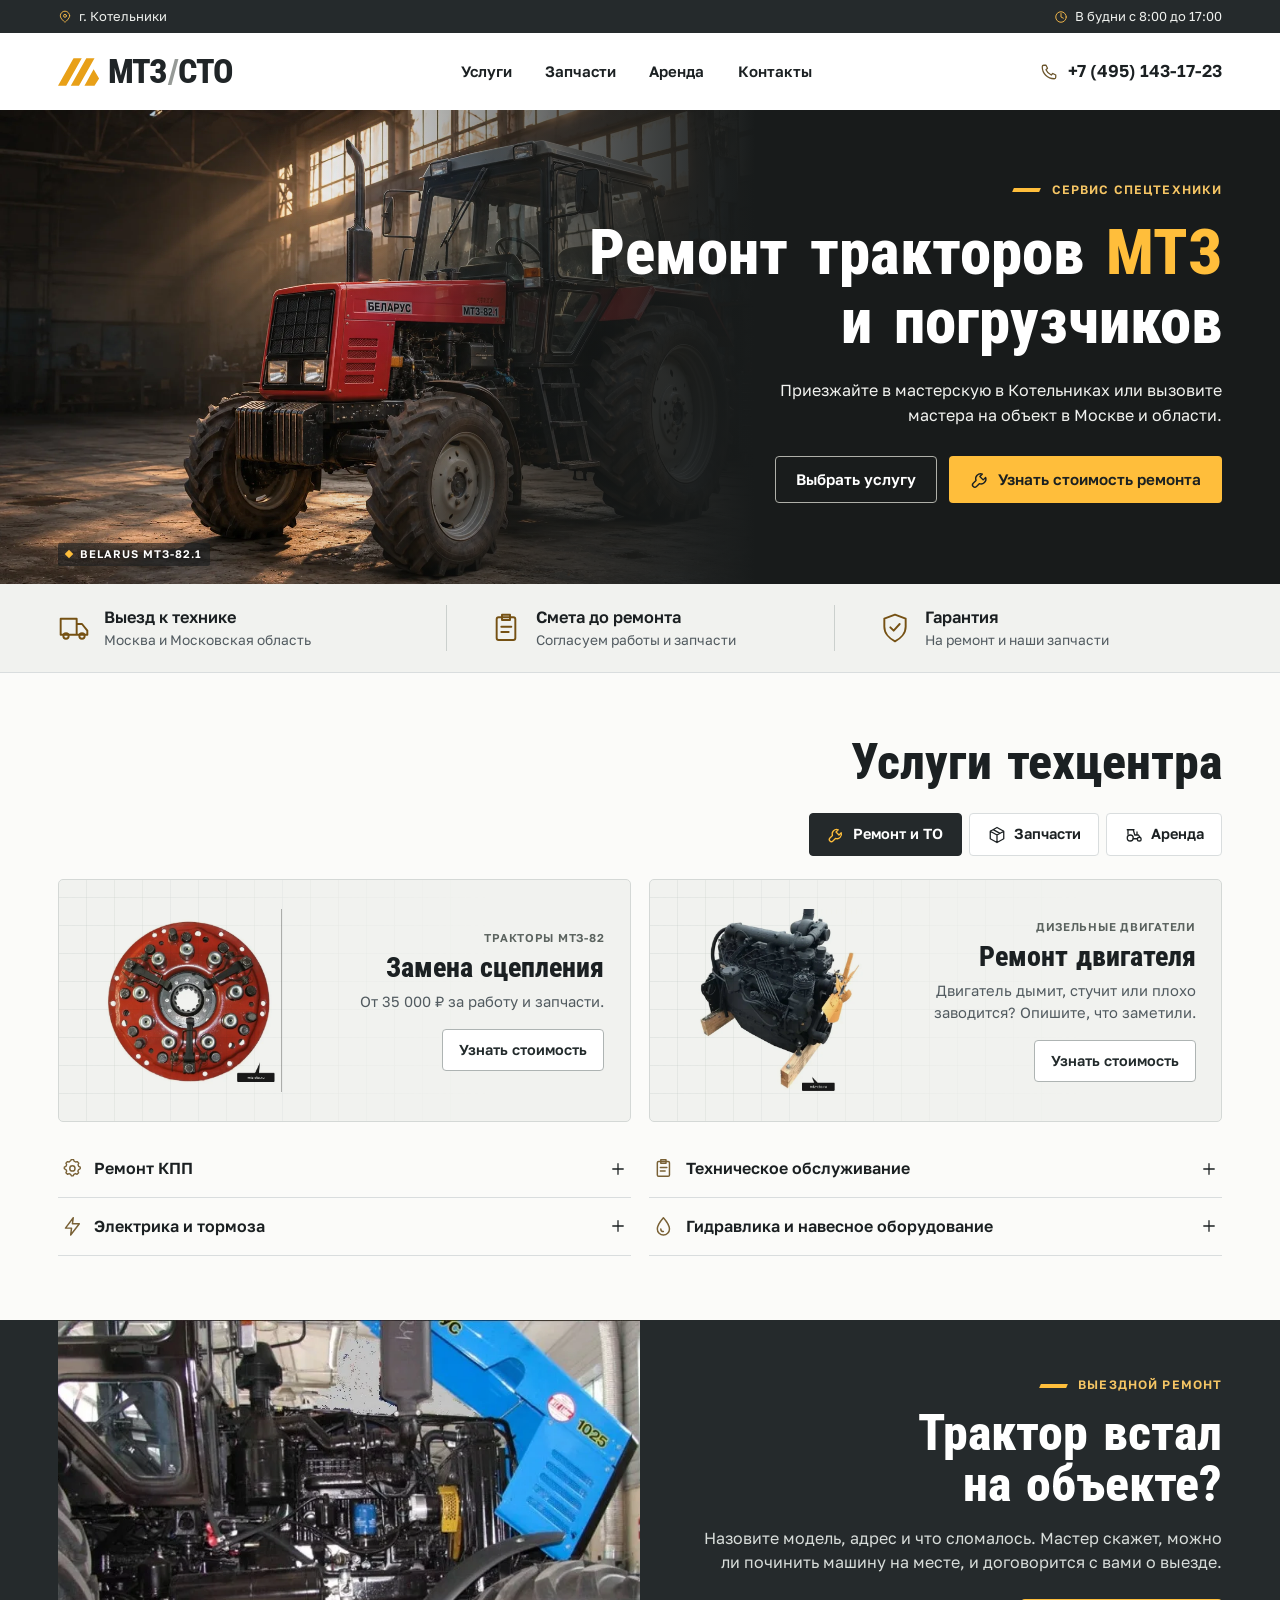
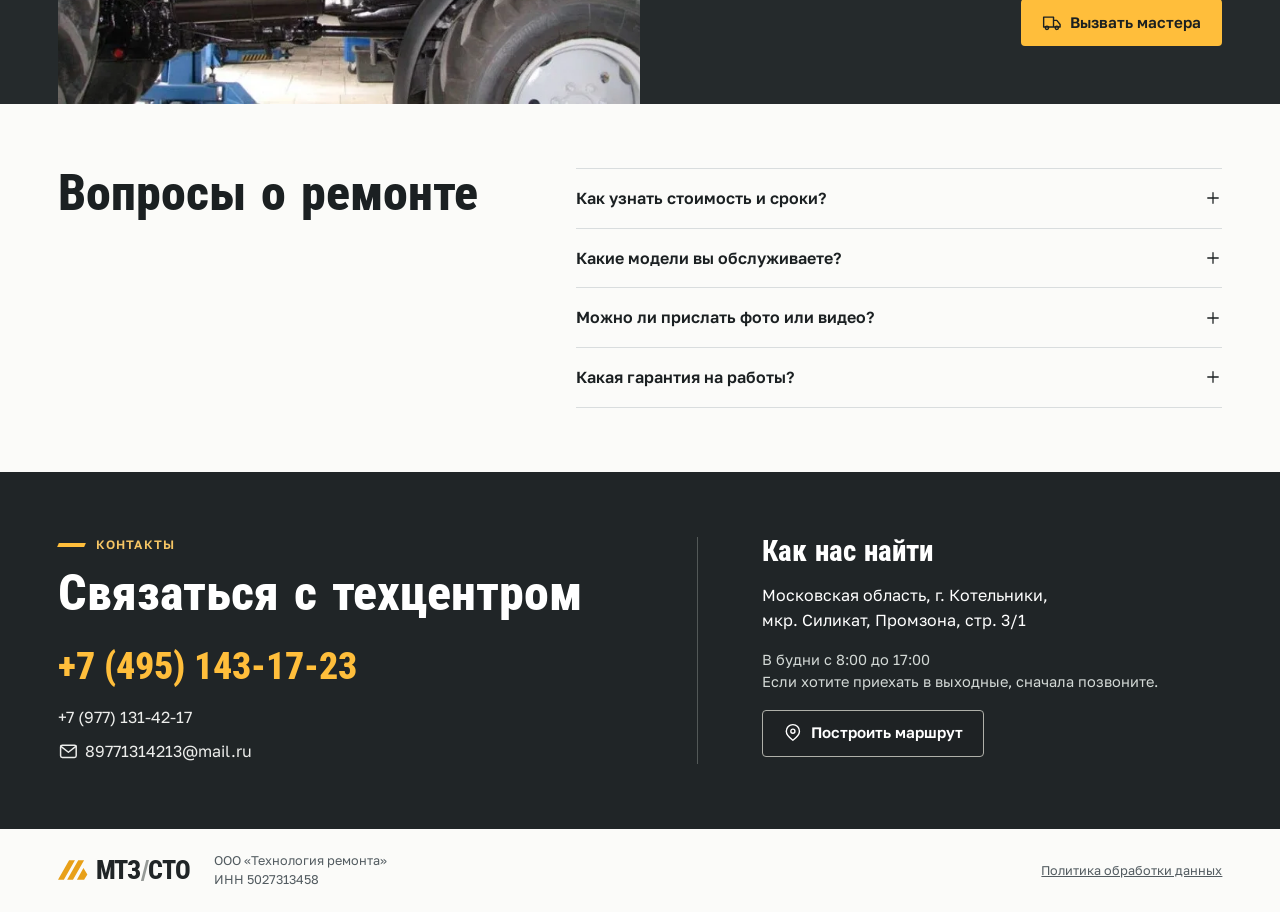
<file: mtz-sto/index.html>
<!doctype html>
<html lang="ru"><head><meta charset="utf-8"><meta name="viewport" content="width=device-width,initial-scale=1"><meta name="theme-color" content="#202426"><meta name="robots" content="noindex,follow"><title>Ремонт тракторов МТЗ и погрузчиков в Москве и области | МТЗ-СТО</title><meta name="description" content="Ремонт и обслуживание тракторов МТЗ и погрузчиков в Котельниках. Выезд мастера по Москве и области, подбор запчастей и аренда МУП-351."><link rel="icon" href="assets/icon.svg" type="image/svg+xml"><link rel="preload" href="assets/display.woff" as="font" type="font/woff" crossorigin><link rel="stylesheet" href="style.css?v=3"><script src="site.js?v=2" defer></script></head>
<body id="top"><svg class="sprite" aria-hidden="true" xmlns="http://www.w3.org/2000/svg"><symbol id="i-pin" viewBox="0 0 24 24"><path d="M20 10c0 5-8 11-8 11S4 15 4 10a8 8 0 1 1 16 0Z"/><circle cx="12" cy="10" r="2.5"/></symbol><symbol id="i-clock" viewBox="0 0 24 24"><circle cx="12" cy="12" r="9"/><path d="M12 6v6l4 2"/></symbol><symbol id="i-phone" viewBox="0 0 24 24"><path d="M8 3H5a2 2 0 0 0-2 2c0 9 7 16 16 16a2 2 0 0 0 2-2v-3l-4-2-2 2a13 13 0 0 1-7-7l2-2Z"/></symbol><symbol id="i-tool" viewBox="0 0 24 24"><path d="M14 6a6 6 0 0 0-7.7 7.7L2.9 17a2.8 2.8 0 0 0 4 4l3.4-3.4A6 6 0 0 0 18 10l-3 3-4-4Z" transform="translate(1 -1)"/></symbol><symbol id="i-truck" viewBox="0 0 24 24"><path d="M2 5h12v12H2zM14 9h4l4 5v3h-8"/><circle cx="6" cy="18" r="2"/><circle cx="18" cy="18" r="2"/></symbol><symbol id="i-shield" viewBox="0 0 24 24"><path d="m12 2 8 3v6c0 5-4 9-8 11-4-2-8-6-8-11V5Z"/><path d="m8.5 11.5 2.5 2.5 4.5-5"/></symbol><symbol id="i-list" viewBox="0 0 24 24"><rect x="5" y="4" width="14" height="17" rx="1.5"/><path d="M9 2h6v4H9zM8.5 11H16M8.5 15H14"/></symbol><symbol id="i-box" viewBox="0 0 24 24"><path d="m12 2 9 5v10l-9 5-9-5V7Zm-9 5 9 5 9-5M12 12v10M7 4.8l9 5"/></symbol><symbol id="i-tractor" viewBox="0 0 24 24"><circle cx="7" cy="16" r="4"/><circle cx="19" cy="17.5" r="2.5"/><path d="M11 17h5.5M4 11V5h7l2 7h5l2 3M3 5h9M16 12V8"/></symbol><symbol id="i-bolt" viewBox="0 0 24 24"><path d="m13 2-9 12h7l-1 8 10-13h-8Z"/></symbol><symbol id="i-gear" viewBox="0 0 24 24"><circle cx="12" cy="12" r="3"/><path d="m10 3 .5-1h3l.5 2 2 1 2-.5 2 2-1 2 .8 2 2 1v2l-2 1-1 2 1 2-2 2-2-1-2 1-1 2h-2l-1-2-2-1-2 1-2-2 1-2-1-2-2-1v-2l2-1 1-2-1-2 2-2 2 .5Z" transform="translate(1 0) scale(.92)"/></symbol><symbol id="i-drop" viewBox="0 0 24 24"><path d="M12 2s7 8 7 13a7 7 0 0 1-14 0c0-5 7-13 7-13Z"/><path d="M9 15a3 3 0 0 0 3 3"/></symbol><symbol id="i-plus" viewBox="0 0 24 24"><path d="M12 5v14M5 12h14"/></symbol><symbol id="i-chev" viewBox="0 0 24 24"><path d="m6 9 6 6 6-6"/></symbol><symbol id="i-mail" viewBox="0 0 24 24"><rect x="3" y="5" width="18" height="14" rx="2"/><path d="m3 6 9 7 9-7"/></symbol><symbol id="i-menu" viewBox="0 0 24 24"><path d="M3 6h18M3 12h18M3 18h18"/></symbol><symbol id="i-close" viewBox="0 0 24 24"><path d="m5 5 14 14M19 5 5 19"/></symbol><symbol id="i-check" viewBox="0 0 24 24"><path d="m4 12 5 5L20 6"/></symbol></svg><a class="skip" href="#main">К основному содержанию</a>
<div class="topbar"><div class="wrap"><span><svg class="icon" aria-hidden="true"><use href="#i-pin"></use></svg>г. Котельники</span><span><svg class="icon" aria-hidden="true"><use href="#i-clock"></use></svg>В будни с 8:00 до 17:00</span></div></div>
<header><div class="wrap header-row"><a class="brand" href="#top" aria-label="МТЗ СТО, наверх"><svg class="mark" viewBox="0 0 46 40" aria-hidden="true"><path fill="currentColor" d="M0 35 17 5h9L9 35zm14 0L31 5h9L23 35zm15 0 10-18 6 10-5 8z"/></svg><span>МТЗ<span class="bar">/</span>СТО</span></a><nav id="navigation" aria-label="Основная навигация"><a href="#services">Услуги</a><a href="#parts">Запчасти</a><a href="#rent">Аренда</a><a href="#contacts">Контакты</a></nav><a class="headphone" href="tel:+74951431723"><svg class="icon" aria-hidden="true"><use href="#i-phone"></use></svg><span>+7 (495) 143-17-23</span></a><button class="menu" type="button" aria-label="Открыть меню" aria-expanded="false" aria-controls="navigation"><svg class="icon" aria-hidden="true"><use href="#i-menu"></use></svg></button></div></header>
<main id="main"><section class="hero" aria-labelledby="hero-title"><div class="hero-art"></div><div class="wrap hero-body"><div class="hero-copy"><div class="eyebrow hero-kicker"><b></b>Сервис спецтехники</div><h1 id="hero-title"><span>Ремонт тракторов <em>МТЗ</em></span> <span>и погрузчиков</span></h1><p>Приезжайте в мастерскую в Котельниках или вызовите мастера на объект в Москве и области.</p><div class="actions"><a class="button ghost" href="#services">Выбрать услугу</a><a class="button primary" href="https://mtz-cto.ru/specials/#wpcf7-f9392-p9640-o2" data-request="Ремонт техники"><svg class="icon" aria-hidden="true"><use href="#i-tool"></use></svg>Узнать стоимость ремонта</a></div></div></div><span class="hero-caption"><i></i>BELARUS МТЗ-82.1</span></section>
<div class="benefits"><div class="wrap benefits-in"><div class="benefit"><svg class="icon" aria-hidden="true"><use href="#i-truck"></use></svg><div><strong>Выезд к технике</strong><span>Москва и Московская область</span></div></div><div class="benefit"><svg class="icon" aria-hidden="true"><use href="#i-list"></use></svg><div><strong>Смета до ремонта</strong><span>Согласуем работы и запчасти</span></div></div><div class="benefit"><svg class="icon" aria-hidden="true"><use href="#i-shield"></use></svg><div><strong>Гарантия</strong><span>На ремонт и наши запчасти</span></div></div></div></div>
<section class="section catalog wrap" id="services" aria-labelledby="services-title"><div class="section-line"><h2 id="services-title">Услуги техцентра</h2></div>
<div class="tabs" aria-label="Направления услуг"><a class="tab" href="#repair" data-tab="repair"><svg class="icon" aria-hidden="true"><use href="#i-tool"></use></svg>Ремонт и ТО</a><a class="tab" href="#parts" data-tab="parts"><svg class="icon" aria-hidden="true"><use href="#i-box"></use></svg>Запчасти</a><a class="tab" href="#rent" data-tab="rent"><svg class="icon" aria-hidden="true"><use href="#i-tractor"></use></svg>Аренда</a></div>
<div class="panel" id="repair"><div class="feature-grid">
<article class="feature"><div class="product-pic"><img src="assets/clutch.webp" alt="" loading="lazy" width="340" height="250"></div><div class="feature-text"><div class="micro">Тракторы МТЗ-82</div><h3>Замена сцепления</h3><p>От 35 000 ₽ за работу и запчасти.</p><a class="button small" href="https://mtz-cto.ru/specials/#wpcf7-f9392-p9640-o2" data-request="Замена сцепления">Узнать стоимость</a></div></article>
<article class="feature"><div class="product-pic"><img src="assets/engine.webp" alt="" loading="lazy" width="340" height="250"></div><div class="feature-text"><div class="micro">Дизельные двигатели</div><h3>Ремонт двигателя</h3><p>Двигатель дымит, стучит или плохо заводится? Опишите, что заметили.</p><a class="button small" href="https://mtz-cto.ru/specials/#wpcf7-f9392-p9640-o2" data-request="Ремонт двигателя">Узнать стоимость</a></div></article></div>
<div class="service-list">
<details class="service-row"><summary><svg class="icon" aria-hidden="true"><use href="#i-gear"></use></svg><span>Ремонт КПП</span><svg class="icon" aria-hidden="true"><use href="#i-plus"></use></svg></summary><div><p>Если передача не включается или коробка гудит, укажите модель трактора и на какой передаче слышен шум.</p><a class="button small" href="https://mtz-cto.ru/specials/#wpcf7-f9392-p9640-o2" data-request="Ремонт КПП">Оставить заявку</a></div></details>
<details class="service-row"><summary><svg class="icon" aria-hidden="true"><use href="#i-list"></use></svg><span>Техническое обслуживание</span><svg class="icon" aria-hidden="true"><use href="#i-plus"></use></svg></summary><div><p>При записи на плановое или сезонное ТО трактора диагностика уже входит в стоимость.</p><a class="button small" href="https://mtz-cto.ru/specials/#wpcf7-f9392-p9640-o2" data-request="Техническое обслуживание">Оставить заявку</a></div></details>
<details class="service-row"><summary><svg class="icon" aria-hidden="true"><use href="#i-bolt"></use></svg><span>Электрика и тормоза</span><svg class="icon" aria-hidden="true"><use href="#i-plus"></use></svg></summary><div><p>Напишите, что перестало работать. Например, стартер не крутит или трактор уводит в сторону при торможении.</p><a class="button small" href="https://mtz-cto.ru/specials/#wpcf7-f9392-p9640-o2" data-request="Электрика и тормоза">Оставить заявку</a></div></details>
<details class="service-row"><summary><svg class="icon" aria-hidden="true"><use href="#i-drop"></use></svg><span>Гидравлика и навесное оборудование</span><svg class="icon" aria-hidden="true"><use href="#i-plus"></use></svg></summary><div><p>Ковш медленно поднимается или опускается сам? Укажите модель машины и какое оборудование на ней стоит.</p><a class="button small" href="https://mtz-cto.ru/specials/#wpcf7-f9392-p9640-o2" data-request="Гидравлика и навесное оборудование">Оставить заявку</a></div></details>
</div></div>
<div class="panel alternative" id="parts"><div class="alt-img light"><img src="assets/parts.webp" width="500" height="340" loading="lazy" alt="Комплектующие для ремонта спецтехники"></div><div class="alt-body"><div class="micro">Склад и поставка под заказ</div><h3>Подберём запчасть по модели или фото</h3><p>Нужны фильтры, шестерня КПП или гидронасос? Пришлите артикул или фото детали и модель машины. Проверим, подойдёт ли запчасть, сколько она стоит и когда её можно забрать.</p><a class="button primary" href="https://mtz-cto.ru/specials/#wpcf7-f9392-p9640-o2" data-request="Подбор запчастей"><svg class="icon" aria-hidden="true"><use href="#i-box"></use></svg>Узнать цену и наличие</a></div></div>
<div class="panel alternative" id="rent"><div class="alt-img"><img src="assets/rental.webp" width="500" height="340" loading="lazy" alt="Трактор МТЗ с фронтальным ковшом"></div><div class="alt-body"><div class="micro">МТЗ-82 / МУП-351</div><h3>Аренда трактора с навесным оборудованием</h3><p>Есть ковш, отвал, щётка и бочка. Трактор можно взять с водителем. Напишите, где и когда он нужен.</p><a class="button primary" href="https://mtz-cto.ru/specials/#wpcf7-f9392-p9640-o2" data-request="Аренда МУП-351"><svg class="icon" aria-hidden="true"><use href="#i-tractor"></use></svg>Уточнить свободные даты</a></div></div>
</section>
<section class="onsite"><div class="wrap onsite-in"><div class="onsite-photo"><img src="assets/maintenance.webp" width="640" height="440" loading="lazy" alt="Открытый моторный отсек трактора МТЗ при обслуживании"></div><div class="onsite-copy"><div class="eyebrow hero-kicker"><b></b>Выездной ремонт</div><h2>Трактор встал на объекте?</h2><p>Назовите модель, адрес и что сломалось. Мастер скажет, можно ли починить машину на месте, и договорится с вами о выезде.</p><a class="button primary" href="https://mtz-cto.ru/specials/#wpcf7-f9392-p9640-o2" data-request="Выезд мастера"><svg class="icon" aria-hidden="true"><use href="#i-truck"></use></svg>Вызвать мастера</a></div></div></section>
<section class="section wrap answers"><div><h2>Вопросы о ремонте</h2></div><div><details class="faq-row"><summary>Как узнать стоимость и сроки?<svg class="icon" aria-hidden="true"><use href="#i-plus"></use></svg></summary><p>По модели и описанию поломки мастер назовёт примерную цену. После осмотра вы узнаете, что нужно менять, сколько это стоит и когда можно забрать машину.</p></details><details class="faq-row"><summary>Какие модели вы обслуживаете?<svg class="icon" aria-hidden="true"><use href="#i-plus"></use></svg></summary><p>Тракторы МТЗ-320, МТЗ-80 и МТЗ-82, ВТЗ-2032 и 2048, погрузчики Амкодор-333 и 342, МКСМ-800 и АНТ-1000. По другим моделям позвоните мастеру.</p></details><details class="faq-row"><summary>Можно ли прислать фото или видео?<svg class="icon" aria-hidden="true"><use href="#i-plus"></use></svg></summary><p>Фото до 1 МБ можно приложить к заявке. Видео отправьте на <a class="inline-link" href="mailto:89771314213@mail.ru">89771314213@mail.ru</a>. В письме укажите модель и ваш телефон.</p></details><details class="faq-row"><summary>Какая гарантия на работы?<svg class="icon" aria-hidden="true"><use href="#i-plus"></use></svg></summary><p>Даём гарантию на ремонт и на запчасти, которые вы купили и установили у нас. Срок гарантии по вашему ремонту уточнит мастер.</p></details></div></section>
<section id="contacts" class="contact"><div class="wrap contact-wrap"><div><div class="eyebrow hero-kicker"><b></b>Контакты</div><h2>Связаться с техцентром</h2><a class="contact-phone" href="tel:+74951431723">+7 (495) 143-17-23</a><a class="contact-link" href="tel:+79771314217">+7 (977) 131-42-17</a><a class="contact-link" href="mailto:89771314213@mail.ru"><svg class="icon" aria-hidden="true"><use href="#i-mail"></use></svg>89771314213@mail.ru</a></div><div class="address"><h3>Как нас найти</h3><p>Московская область, г. Котельники,<br>мкр. Силикат, Промзона, стр. 3/1</p><p class="hours">В будни с 8:00 до 17:00<br>Если хотите приехать в выходные, сначала позвоните.</p><a class="button ghost" href="https://yandex.ru/maps/?rtext=~Московская%20область%2C%20Котельники%2C%20микрорайон%20Силикат%2C%20Промзона%2C%20строение%203%2F1&amp;rtt=auto" target="_blank" rel="noopener noreferrer"><svg class="icon" aria-hidden="true"><use href="#i-pin"></use></svg>Построить маршрут</a></div></div></section></main>
<footer><div class="wrap foot"><a class="brand" href="#top" aria-label="МТЗ СТО, наверх"><svg class="mark" viewBox="0 0 46 40" aria-hidden="true"><path fill="currentColor" d="M0 35 17 5h9L9 35zm14 0L31 5h9L23 35zm15 0 10-18 6 10-5 8z"/></svg><span>МТЗ<span class="bar">/</span>СТО</span></a><span>ООО «Технология ремонта»<br>ИНН 5027313458</span><a href="https://mtz-cto.ru/polza/">Политика обработки данных</a></div></footer>
<div class="mobile-actions"><a href="tel:+74951431723"><svg class="icon" aria-hidden="true"><use href="#i-phone"></use></svg>Позвонить</a><a class="button primary" href="https://mtz-cto.ru/specials/#wpcf7-f9392-p9640-o2" data-request="Ремонт техники">Оставить заявку</a></div>
<dialog id="request-dialog" aria-labelledby="dialog-title"><div class="dialog-head"><span class="eyebrow"><b></b>МТЗ / СТО</span><button class="close" type="button" aria-label="Закрыть окно"><svg class="icon" aria-hidden="true"><use href="#i-close"></use></svg></button></div><h2 id="dialog-title">Заявка в техцентр</h2><p id="request-context"></p>
<form id="lead-form"><label>Ваше имя<input name="your-name" type="text" autocomplete="given-name" maxlength="80" required></label><label>Телефон<input name="Phone" type="tel" autocomplete="tel" placeholder="+7 999 123 45 67" required maxlength="30"></label><label class="span-2" id="model-field">Модель техники <small>(если знаете)</small><select name="dropdown"><option value="">Выберите модель</option><option>МТЗ-320</option><option>МТЗ-80</option><option>МТЗ-82</option><option>ВТЗ-2032 (2048)</option><option>Амкодор-333 (342)</option><option>МКСМ-800</option><option value="">Другая модель</option></select></label><label class="span-2"><span id="description-label">Что случилось?</span><textarea name="our-message" rows="3" maxlength="2200" required placeholder="Например, МТЗ-82, перестала включаться передача"></textarea></label>
<label class="upload span-2">Прикрепить фото <span>необязательно, JPG или PNG до 1 МБ</span><input type="file" name="uploadfile" accept=".jpg,.jpeg,.png,image/jpeg,image/png"></label>
<label class="agree span-2"><input name="acceptance-875" type="checkbox" value="1" required><span>Даю <a href="https://mtz-cto.ru/soglasie/" target="_blank" rel="noopener">согласие на обработку персональных данных</a>.</span></label>
<button class="button primary span-2" type="submit">Отправить заявку</button><div id="result" class="span-2" role="status" aria-live="polite"></div></form>
<div class="success" hidden><div class="success-mark"><svg class="icon" aria-hidden="true"><use href="#i-check"></use></svg></div><h3>Заявка отправлена</h3><p>Мастер перезвонит по номеру из заявки.</p><button type="button" class="button small finish">Закрыть</button></div></dialog>
</body></html>
</file>
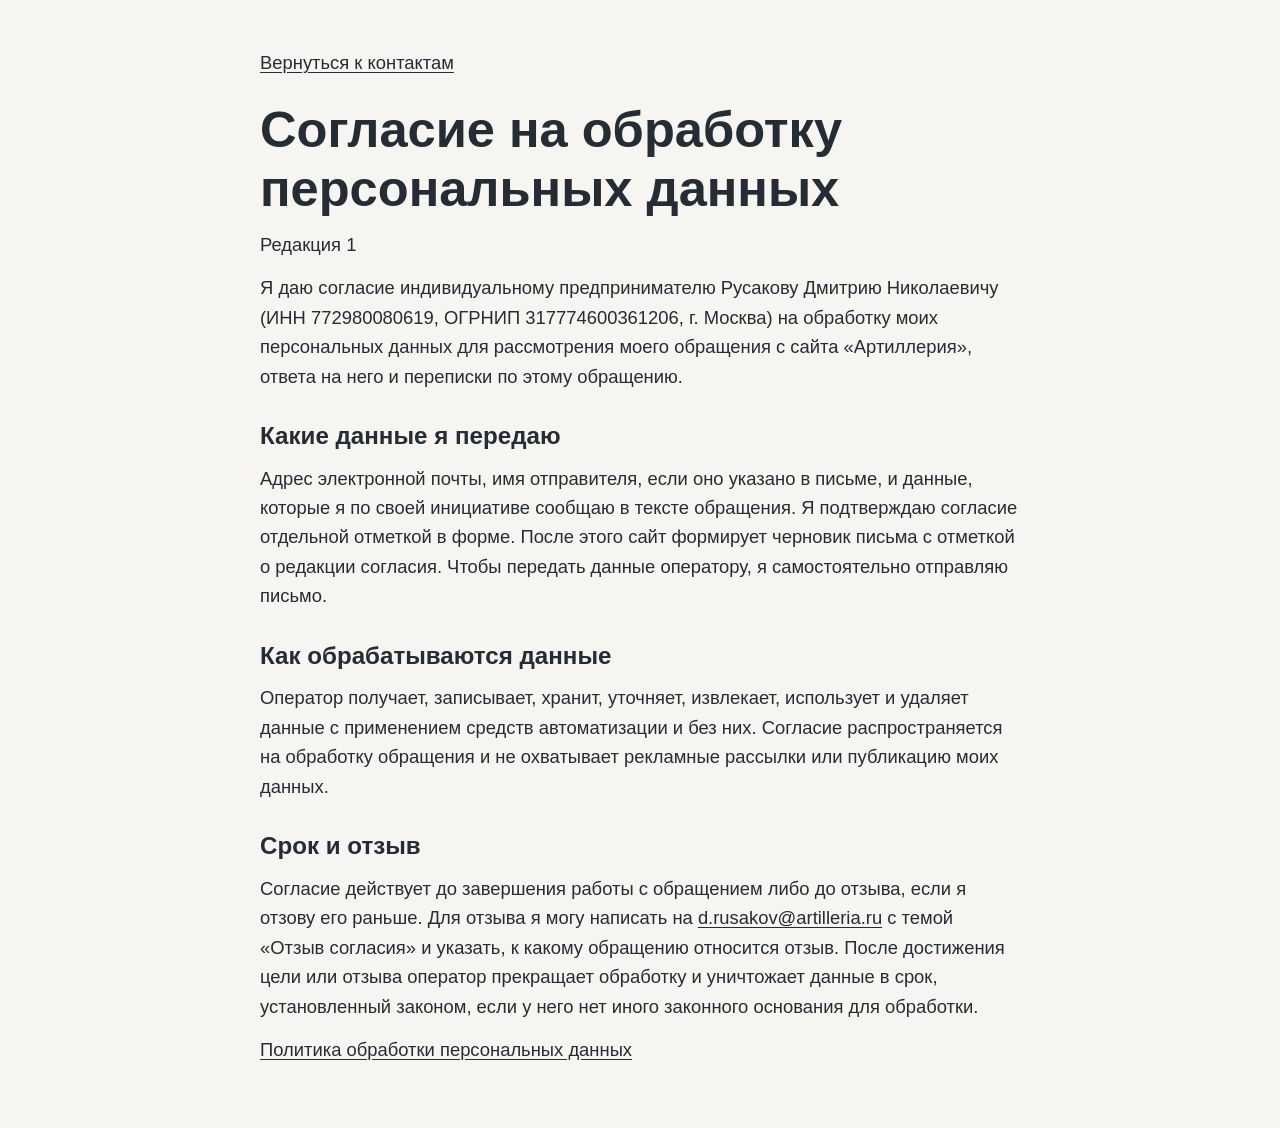
<file: consent.html>
<!doctype html>
<html lang="ru">
  <head>
    <meta charset="utf-8">
    <meta name="viewport" content="width=device-width, initial-scale=1">
    <title>Согласие на обработку персональных данных | Артиллерия</title>
    <link rel="icon" href="artilleria-logo.png" type="image/png">
    <link rel="stylesheet" href="styles.css?v=font-scale">
  </head>
  <body>
    <main class="legal-page">
      <a href="./#contact">Вернуться к контактам</a>
      <h1>Согласие на обработку персональных данных</h1>
      <p>Редакция 1</p>
      <p>Я даю согласие индивидуальному предпринимателю Русакову Дмитрию Николаевичу (ИНН 772980080619, ОГРНИП 317774600361206, г. Москва) на обработку моих персональных данных для рассмотрения моего обращения с сайта «Артиллерия», ответа на него и переписки по этому обращению.</p>

      <h2>Какие данные я передаю</h2>
      <p>Адрес электронной почты, имя отправителя, если оно указано в письме, и данные, которые я по своей инициативе сообщаю в тексте обращения. Я подтверждаю согласие отдельной отметкой в форме. После этого сайт формирует черновик письма с отметкой о редакции согласия. Чтобы передать данные оператору, я самостоятельно отправляю письмо.</p>

      <h2>Как обрабатываются данные</h2>
      <p>Оператор получает, записывает, хранит, уточняет, извлекает, использует и удаляет данные с применением средств автоматизации и без них. Согласие распространяется на обработку обращения и не охватывает рекламные рассылки или публикацию моих данных.</p>

      <h2>Срок и отзыв</h2>
      <p>Согласие действует до завершения работы с обращением либо до отзыва, если я отзову его раньше. Для отзыва я могу написать на <a href="mailto:d.rusakov@artilleria.ru">d.rusakov@artilleria.ru</a> с темой «Отзыв согласия» и указать, к какому обращению относится отзыв. После достижения цели или отзыва оператор прекращает обработку и уничтожает данные в срок, установленный законом, если у него нет иного законного основания для обработки.</p>
      <p><a href="privacy.html">Политика обработки персональных данных</a></p>
    </main>
  </body>
</html>
</file>
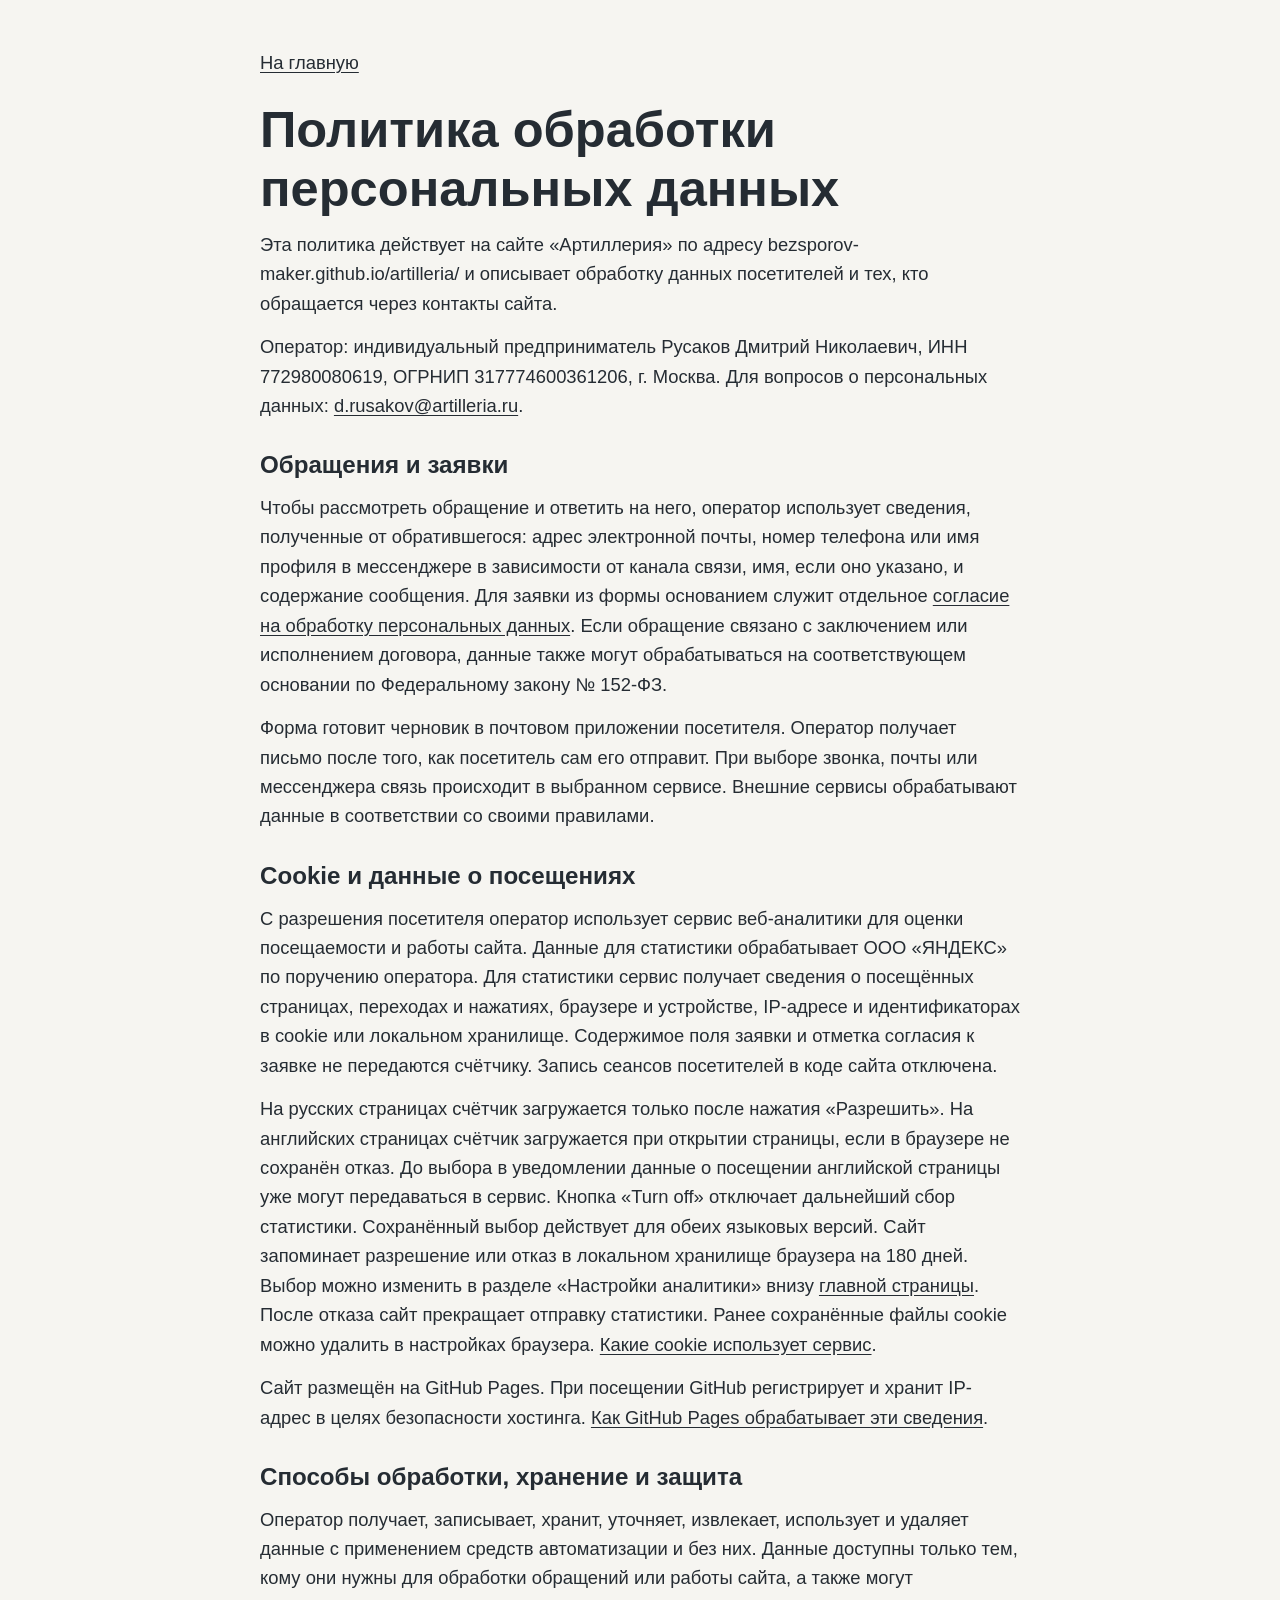
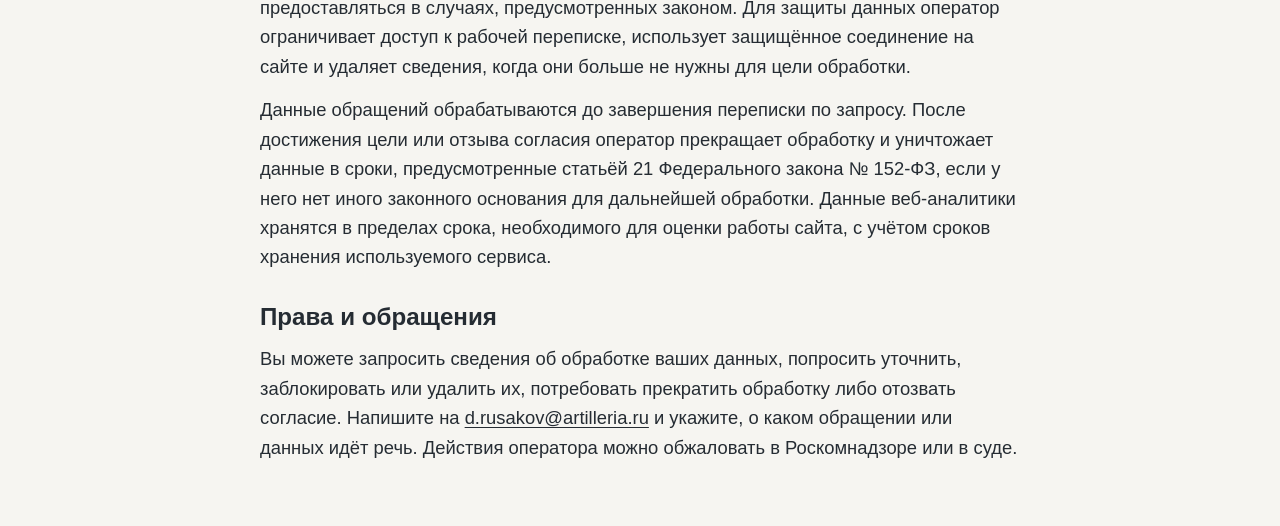
<file: privacy.html>
<!doctype html>
<html lang="ru">
  <head>
    <meta charset="utf-8">
    <meta name="viewport" content="width=device-width, initial-scale=1">
    <title>Политика обработки персональных данных | Артиллерия</title>
    <link rel="icon" href="artilleria-logo.png" type="image/png">
    <link rel="stylesheet" href="styles.css?v=font-scale">
  </head>
  <body>
    <main class="legal-page">
      <a href="./">На главную</a>
      <h1>Политика обработки персональных данных</h1>
      <p>Эта политика действует на сайте «Артиллерия» по адресу bezsporov-maker.github.io/artilleria/ и описывает обработку данных посетителей и тех, кто обращается через контакты сайта.</p>
      <p>Оператор: индивидуальный предприниматель Русаков Дмитрий Николаевич, ИНН 772980080619, ОГРНИП 317774600361206, г. Москва. Для вопросов о персональных данных: <a href="mailto:d.rusakov@artilleria.ru">d.rusakov@artilleria.ru</a>.</p>

      <h2>Обращения и заявки</h2>
      <p>Чтобы рассмотреть обращение и ответить на него, оператор использует сведения, полученные от обратившегося: адрес электронной почты, номер телефона или имя профиля в мессенджере в зависимости от канала связи, имя, если оно указано, и содержание сообщения. Для заявки из формы основанием служит отдельное <a href="consent.html">согласие на обработку персональных данных</a>. Если обращение связано с заключением или исполнением договора, данные также могут обрабатываться на соответствующем основании по Федеральному закону № 152-ФЗ.</p>
      <p>Форма готовит черновик в почтовом приложении посетителя. Оператор получает письмо после того, как посетитель сам его отправит. При выборе звонка, почты или мессенджера связь происходит в выбранном сервисе. Внешние сервисы обрабатывают данные в соответствии со своими правилами.</p>

      <h2 id="analytics">Cookie и данные о посещениях</h2>
      <p>С разрешения посетителя оператор использует сервис веб-аналитики для оценки посещаемости и работы сайта. Данные для статистики обрабатывает ООО «ЯНДЕКС» по поручению оператора. Для статистики сервис получает сведения о посещённых страницах, переходах и нажатиях, браузере и устройстве, IP-адресе и идентификаторах в cookie или локальном хранилище. Содержимое поля заявки и отметка согласия к заявке не передаются счётчику. Запись сеансов посетителей в коде сайта отключена.</p>
      <p>На русских страницах счётчик загружается только после нажатия «Разрешить». На английских страницах счётчик загружается при открытии страницы, если в браузере не сохранён отказ. До выбора в уведомлении данные о посещении английской страницы уже могут передаваться в сервис. Кнопка «Turn off» отключает дальнейший сбор статистики. Сохранённый выбор действует для обеих языковых версий. Сайт запоминает разрешение или отказ в локальном хранилище браузера на 180 дней. Выбор можно изменить в разделе «Настройки аналитики» внизу <a href="./#analytics-settings">главной страницы</a>. После отказа сайт прекращает отправку статистики. Ранее сохранённые файлы cookie можно удалить в настройках браузера. <a href="https://yandex.ru/support/metrica/ru/general/cookie-usage">Какие cookie использует сервис</a>.</p>
      <p>Сайт размещён на GitHub Pages. При посещении GitHub регистрирует и хранит IP-адрес в целях безопасности хостинга. <a href="https://docs.github.com/en/pages/getting-started-with-github-pages/what-is-github-pages#data-collection">Как GitHub Pages обрабатывает эти сведения</a>.</p>

      <h2>Способы обработки, хранение и защита</h2>
      <p>Оператор получает, записывает, хранит, уточняет, извлекает, использует и удаляет данные с применением средств автоматизации и без них. Данные доступны только тем, кому они нужны для обработки обращений или работы сайта, а также могут предоставляться в случаях, предусмотренных законом. Для защиты данных оператор ограничивает доступ к рабочей переписке, использует защищённое соединение на сайте и удаляет сведения, когда они больше не нужны для цели обработки.</p>
      <p>Данные обращений обрабатываются до завершения переписки по запросу. После достижения цели или отзыва согласия оператор прекращает обработку и уничтожает данные в сроки, предусмотренные статьёй 21 Федерального закона № 152-ФЗ, если у него нет иного законного основания для дальнейшей обработки. Данные веб-аналитики хранятся в пределах срока, необходимого для оценки работы сайта, с учётом сроков хранения используемого сервиса.</p>

      <h2>Права и обращения</h2>
      <p>Вы можете запросить сведения об обработке ваших данных, попросить уточнить, заблокировать или удалить их, потребовать прекратить обработку либо отозвать согласие. Напишите на <a href="mailto:d.rusakov@artilleria.ru">d.rusakov@artilleria.ru</a> и укажите, о каком обращении или данных идёт речь. Действия оператора можно обжаловать в Роскомнадзоре или в суде.</p>
    </main>
  </body>
</html>
</file>
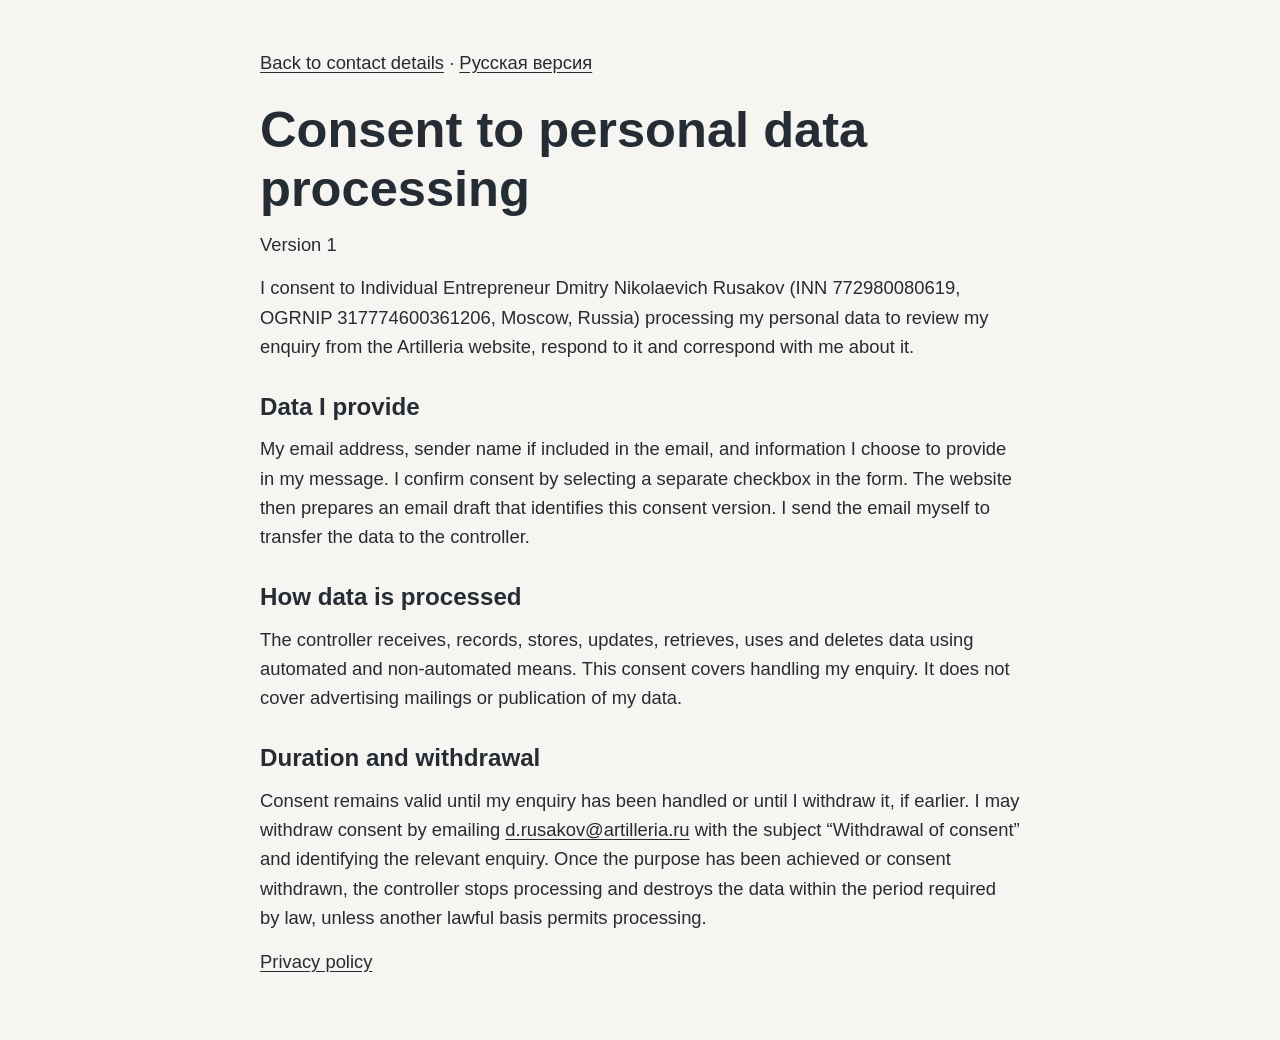
<file: en/consent.html>
<!doctype html>
<html lang="en">
<head>
  <meta charset="utf-8">
  <meta name="viewport" content="width=device-width, initial-scale=1">
  <title>Consent to personal data processing | Artilleria</title>
  <link rel="icon" href="../artilleria-logo.png" type="image/png">
  <link rel="stylesheet" href="../styles.css?v=en-1">
  <link rel="canonical" href="https://bezsporov-maker.github.io/artilleria/en/consent.html">
  <link rel="alternate" hreflang="en" href="https://bezsporov-maker.github.io/artilleria/en/consent.html">
  <link rel="alternate" hreflang="ru" href="https://bezsporov-maker.github.io/artilleria/consent.html">
</head>
<body><main class="legal-page">
  <a href="./#contact">Back to contact details</a> · <a href="../consent.html" lang="ru" hreflang="ru">Русская версия</a>
  <h1>Consent to personal data processing</h1>
  <p>Version 1</p>
<p>I consent to Individual Entrepreneur Dmitry Nikolaevich Rusakov (INN 772980080619, OGRNIP 317774600361206, Moscow, Russia) processing my personal data to review my enquiry from the Artilleria website, respond to it and correspond with me about it.</p>
<h2>Data I provide</h2>
<p>My email address, sender name if included in the email, and information I choose to provide in my message. I confirm consent by selecting a separate checkbox in the form. The website then prepares an email draft that identifies this consent version. I send the email myself to transfer the data to the controller.</p>
<h2>How data is processed</h2>
<p>The controller receives, records, stores, updates, retrieves, uses and deletes data using automated and non-automated means. This consent covers handling my enquiry. It does not cover advertising mailings or publication of my data.</p>
<h2>Duration and withdrawal</h2>
<p>Consent remains valid until my enquiry has been handled or until I withdraw it, if earlier. I may withdraw consent by emailing <a href="mailto:d.rusakov@artilleria.ru">d.rusakov@artilleria.ru</a> with the subject “Withdrawal of consent” and identifying the relevant enquiry. Once the purpose has been achieved or consent withdrawn, the controller stops processing and destroys the data within the period required by law, unless another lawful basis permits processing.</p>
<p><a href="privacy.html">Privacy policy</a></p>
</main></body>
</html>
</file>
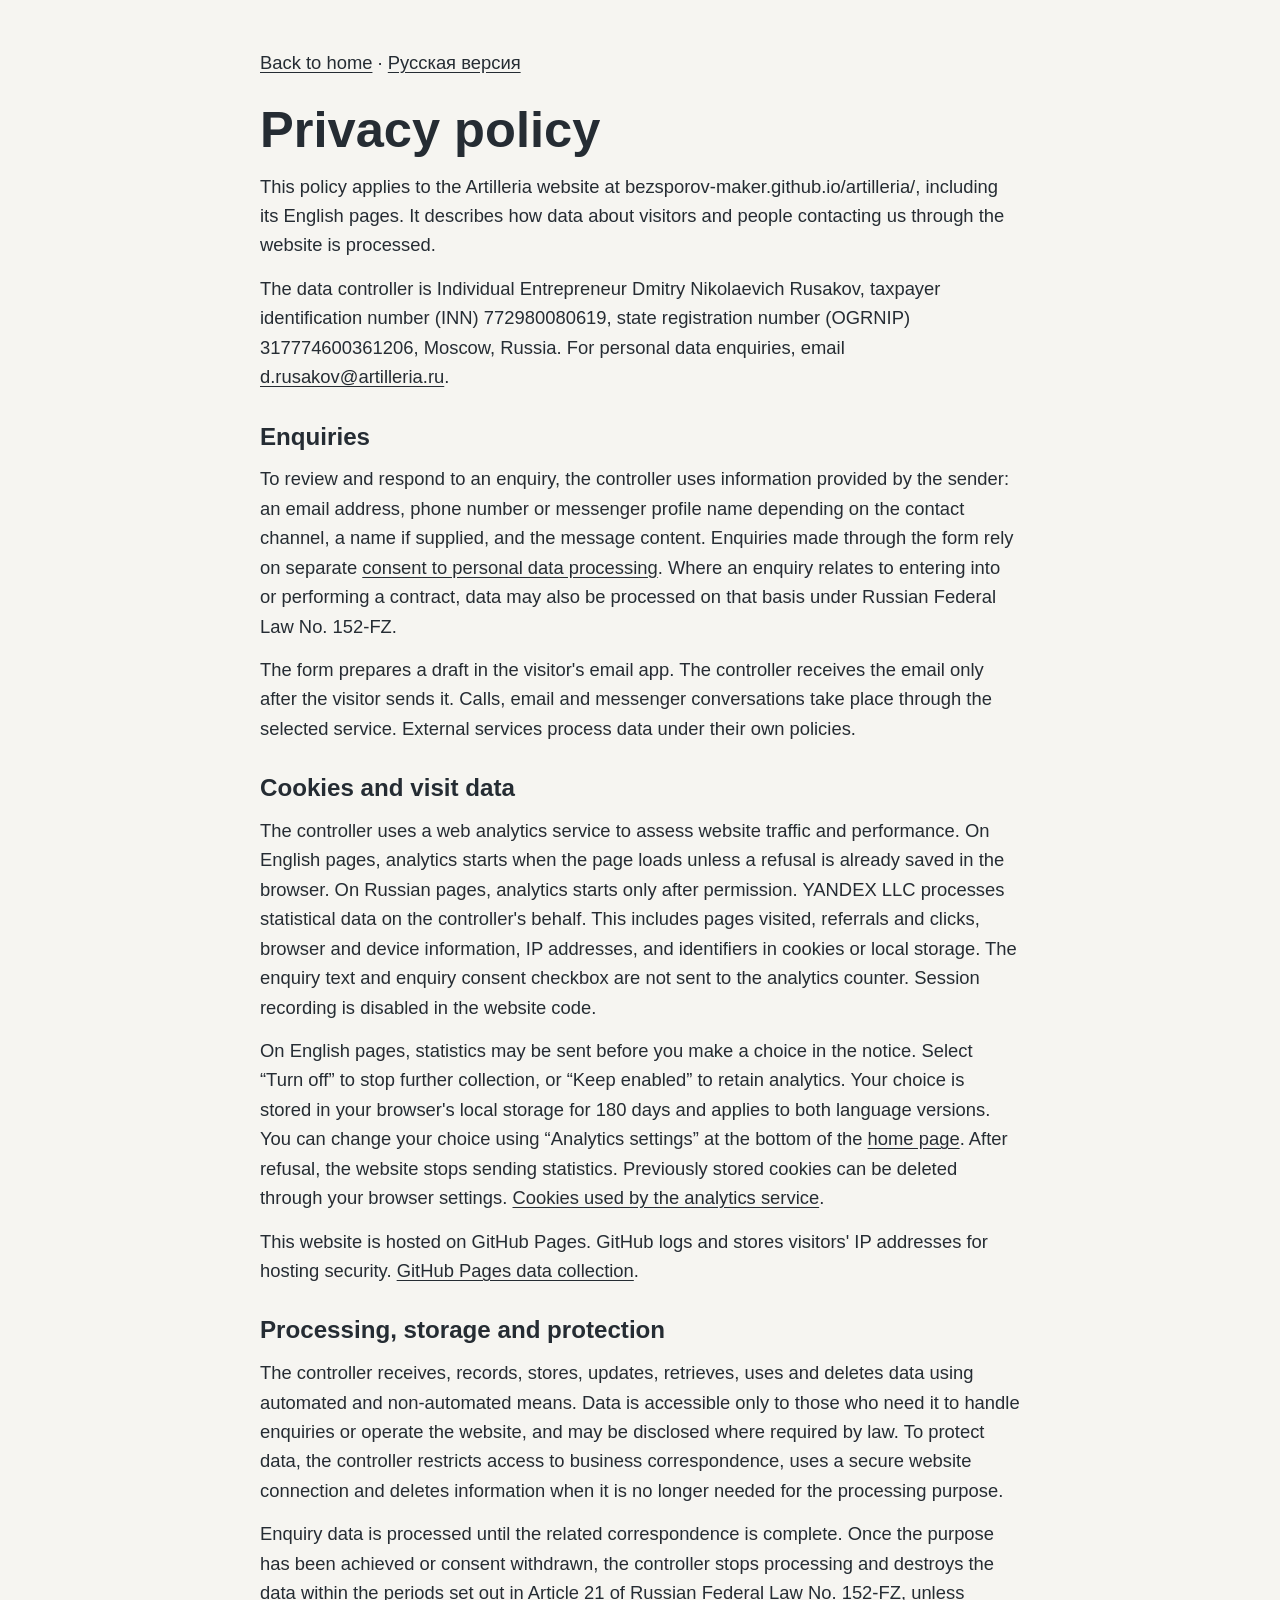
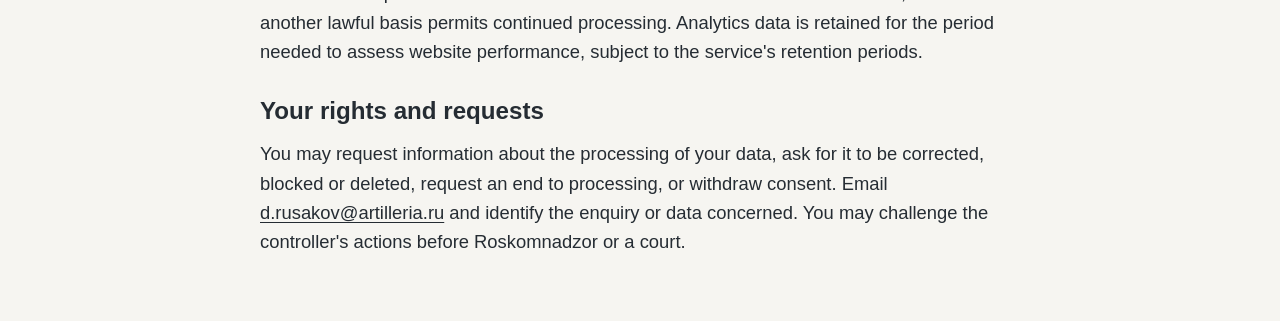
<file: en/privacy.html>
<!doctype html>
<html lang="en">
<head>
  <meta charset="utf-8">
  <meta name="viewport" content="width=device-width, initial-scale=1">
  <title>Privacy policy | Artilleria</title>
  <link rel="icon" href="../artilleria-logo.png" type="image/png">
  <link rel="stylesheet" href="../styles.css?v=en-1">
  <link rel="canonical" href="https://bezsporov-maker.github.io/artilleria/en/privacy.html">
  <link rel="alternate" hreflang="en" href="https://bezsporov-maker.github.io/artilleria/en/privacy.html">
  <link rel="alternate" hreflang="ru" href="https://bezsporov-maker.github.io/artilleria/privacy.html">
</head>
<body><main class="legal-page">
  <a href="./">Back to home</a> · <a href="../privacy.html" lang="ru" hreflang="ru">Русская версия</a>
  <h1>Privacy policy</h1>
  <p>This policy applies to the Artilleria website at bezsporov-maker.github.io/artilleria/, including its English pages. It describes how data about visitors and people contacting us through the website is processed.</p>
<p>The data controller is Individual Entrepreneur Dmitry Nikolaevich Rusakov, taxpayer identification number (INN) 772980080619, state registration number (OGRNIP) 317774600361206, Moscow, Russia. For personal data enquiries, email <a href="mailto:d.rusakov@artilleria.ru">d.rusakov@artilleria.ru</a>.</p>
<h2>Enquiries</h2>
<p>To review and respond to an enquiry, the controller uses information provided by the sender: an email address, phone number or messenger profile name depending on the contact channel, a name if supplied, and the message content. Enquiries made through the form rely on separate <a href="consent.html">consent to personal data processing</a>. Where an enquiry relates to entering into or performing a contract, data may also be processed on that basis under Russian Federal Law No. 152-FZ.</p>
<p>The form prepares a draft in the visitor's email app. The controller receives the email only after the visitor sends it. Calls, email and messenger conversations take place through the selected service. External services process data under their own policies.</p>
<h2 id="analytics">Cookies and visit data</h2>
<p>The controller uses a web analytics service to assess website traffic and performance. On English pages, analytics starts when the page loads unless a refusal is already saved in the browser. On Russian pages, analytics starts only after permission. YANDEX LLC processes statistical data on the controller's behalf. This includes pages visited, referrals and clicks, browser and device information, IP addresses, and identifiers in cookies or local storage. The enquiry text and enquiry consent checkbox are not sent to the analytics counter. Session recording is disabled in the website code.</p>
<p>On English pages, statistics may be sent before you make a choice in the notice. Select “Turn off” to stop further collection, or “Keep enabled” to retain analytics. Your choice is stored in your browser's local storage for 180 days and applies to both language versions. You can change your choice using “Analytics settings” at the bottom of the <a href="./#analytics-settings">home page</a>. After refusal, the website stops sending statistics. Previously stored cookies can be deleted through your browser settings. <a href="https://yandex.com/support/metrica/en/general/cookie-usage">Cookies used by the analytics service</a>.</p>
<p>This website is hosted on GitHub Pages. GitHub logs and stores visitors' IP addresses for hosting security. <a href="https://docs.github.com/en/pages/getting-started-with-github-pages/what-is-github-pages#data-collection">GitHub Pages data collection</a>.</p>
<h2>Processing, storage and protection</h2>
<p>The controller receives, records, stores, updates, retrieves, uses and deletes data using automated and non-automated means. Data is accessible only to those who need it to handle enquiries or operate the website, and may be disclosed where required by law. To protect data, the controller restricts access to business correspondence, uses a secure website connection and deletes information when it is no longer needed for the processing purpose.</p>
<p>Enquiry data is processed until the related correspondence is complete. Once the purpose has been achieved or consent withdrawn, the controller stops processing and destroys the data within the periods set out in Article 21 of Russian Federal Law No. 152-FZ, unless another lawful basis permits continued processing. Analytics data is retained for the period needed to assess website performance, subject to the service's retention periods.</p>
<h2>Your rights and requests</h2>
<p>You may request information about the processing of your data, ask for it to be corrected, blocked or deleted, request an end to processing, or withdraw consent. Email <a href="mailto:d.rusakov@artilleria.ru">d.rusakov@artilleria.ru</a> and identify the enquiry or data concerned. You may challenge the controller's actions before Roskomnadzor or a court.</p>
</main></body>
</html>
</file>
<file: styles.css>
:root {
  --font-scale: 1.15;
  color-scheme: light;
  --paper: #f6f5f1;
  --paper-deep: #eeede8;
  --ink: #252c33;
  --muted: #767c80;
  --line: #d9d9d2;
  --blue: #42b9e6;
  --blue-dark: #193847;
  --lime: #d4fa55;
  --font: "Manrope", "Arial", sans-serif;
}

* {
  box-sizing: border-box;
}

html {
  scroll-behavior: smooth;
  scroll-padding-top: 88px;
}

body {
  margin: 0;
  background: var(--paper);
  color: var(--ink);
  font-family: var(--font);
  font-size: calc(100% * var(--font-scale));
  -webkit-font-smoothing: antialiased;
}

body,
button,
input,
textarea {
  font-family: var(--font);
}

a {
  color: inherit;
  text-decoration: none;
}

button,
input,
textarea {
  font: inherit;
}

button,
a {
  -webkit-tap-highlight-color: transparent;
}

::selection {
  background: var(--lime);
  color: var(--ink);
}

.section-shell,
.site-header {
  width: min(100% - 104px, 1328px);
  margin-inline: auto;
}

.site-header-bar {
  position: sticky;
  top: 0;
  z-index: 5;
  background: var(--paper);
}

.site-header {
  position: relative;
  height: 88px;
  display: flex;
  align-items: center;
  justify-content: space-between;
  border-bottom: 1px solid var(--line);
}

.brand {
  display: inline-flex;
  width: 143px;
  height: 100%;
  align-items: center;
  flex-shrink: 0;
  overflow: hidden;
}

.brand img {
  display: block;
  width: 100%;
  height: 100%;
  object-fit: cover;
  transform: scale(1.8);
}

.site-nav {
  display: flex;
  align-items: center;
  gap: 38px;
  font-size: calc(12px * var(--font-scale));
  font-weight: 700;
}

.site-nav > a:not(.nav-cta) {
  transition: color 180ms ease;
}

.site-nav > a:not(.nav-cta):hover,
.text-link:hover,
.footer-up:hover {
  color: #0a8ebc;
}

/* Кнопки «Обсудить»: фирменный лайм */
.nav-cta {
  display: inline-flex;
  gap: 19px;
  align-items: center;
  padding: 12px 16px;
  border: 1px solid var(--ink);
  border-radius: 2px;
  background: var(--lime);
  color: var(--ink);
  font-weight: 800;
  transition: background 180ms ease, color 180ms ease;
}

.nav-cta:hover {
  background: var(--ink);
  color: var(--lime);
}

.menu-toggle {
  display: none;
}

.hero {
  position: relative;
  min-height: 622px;
  display: grid;
  grid-template-columns: 1fr 0.91fr;
  align-items: center;
  padding-top: 34px;
  padding-bottom: 90px;
  overflow: hidden;
}

.hero-copy {
  z-index: 1;
  padding-top: 6px;
}

.eyebrow {
  display: flex;
  align-items: center;
  gap: 10px;
  margin: 0 0 26px;
  color: var(--muted);
  font-size: calc(10px * var(--font-scale));
  font-weight: 800;
  letter-spacing: 0.12em;
  line-height: 1.5;
  text-transform: uppercase;
}

.status-dot {
  display: inline-block;
  width: 8px;
  height: 8px;
  flex: 0 0 8px;
  background: #77a910;
  border-radius: 50%;
  box-shadow: 0 0 0 4px rgb(119 169 16 / 12%);
}

h1,
h2,
h3,
p {
  margin-top: 0;
}

.hero h1 {
  margin-bottom: 20px;
  font-size: calc(clamp(50px, 6.05vw, 83px) * var(--font-scale));
  font-weight: 800;
  letter-spacing: -0.075em;
  line-height: 0.99;
}

.hero h1 > span,
.intro h2 > span,
.contact h2 > span {
  color: #168bb5;
}

.hero-description {
  max-width: 405px;
  margin-bottom: 28px;
  color: #5e6669;
  font-size: calc(14px * var(--font-scale));
  line-height: 1.8;
}

.hero-actions {
  display: flex;
  align-items: center;
  gap: 25px;
}

.button {
  display: inline-flex;
  min-height: 48px;
  align-items: center;
  justify-content: center;
  gap: 28px;
  padding: 0 17px;
  border: 0;
  border-radius: 2px;
  cursor: pointer;
  font-size: calc(11px * var(--font-scale));
  font-weight: 800;
  transition: background 180ms ease, color 180ms ease, transform 180ms ease;
}

.button:hover {
  transform: translateY(-2px);
}

.button-primary {
  background: var(--lime);
  color: var(--ink);
}

.button-primary:hover {
  background: var(--ink);
  color: var(--lime);
}

.text-link {
  font-size: calc(11px * var(--font-scale));
  font-weight: 800;
  transition: color 180ms ease;
}

.text-link span {
  margin-left: 7px;
}

.hero-note {
  margin: 16px 0 0;
  color: var(--muted);
  font-size: calc(12px * var(--font-scale));
  line-height: 1.5;
}

.hero-note > span {
  margin-right: 5px;
  color: #0a8ebc;
}

.hero-art {
  position: relative;
  width: min(100%, 500px);
  aspect-ratio: 1;
  justify-self: end;
  isolation: isolate;
}

.hero-art::before {
  position: absolute;
  z-index: -1;
  inset: 10%;
  background: #efeee8;
  border-radius: 50%;
  content: "";
}

.target,
.target-cross,
.target-center,
.orbit {
  position: absolute;
  top: 50%;
  left: 50%;
  border-radius: 50%;
  transform: translate(-50%, -50%);
}

.target-outer {
  width: 78%;
  height: 78%;
  border: 1px solid #c8c9c2;
}

.target-middle {
  width: 59%;
  height: 59%;
  border: 1px solid #b7c2c4;
}

.target-inner {
  width: 39%;
  height: 39%;
  border: 1px solid #a2bbc4;
}

.target-center {
  width: 20%;
  height: 20%;
  background: var(--blue);
  box-shadow: 0 0 54px rgb(66 185 230 / 30%);
}

.target-cross {
  background: #bdc2bb;
  border-radius: 0;
}

.target-cross-x {
  width: 100%;
  height: 1px;
}

.target-cross-y {
  width: 1px;
  height: 100%;
}

.orbit {
  width: 72%;
  height: 37%;
  border: 1px solid #283b46;
  border-radius: 50%;
  transform: translate(-50%, -50%) rotate(-34deg);
}

.orbit-two {
  width: 72%;
  height: 37%;
  border-color: rgb(40 59 70 / 34%);
  transform: translate(-50%, -50%) rotate(34deg);
}

.target-label,
.hero-coordinate,
.hero-index,
.hero-orbit-dot {
  position: absolute;
}

.target-label {
  color: #516068;
  font-size: calc(8px * var(--font-scale));
  font-weight: 800;
  letter-spacing: 0.14em;
}

.target-label-top {
  top: 14%;
  left: 50%;
  transform: translateX(-50%);
}

.target-label-side {
  top: 50%;
  right: 4%;
  transform: rotate(90deg) translateX(50%);
  transform-origin: right;
}

.hero-coordinate {
  bottom: 14%;
  left: 7%;
  color: var(--muted);
  font-size: calc(8px * var(--font-scale));
  font-weight: 700;
  line-height: 1.6;
}

.hero-index {
  right: 5%;
  bottom: 13%;
  color: var(--muted);
  font-size: calc(8px * var(--font-scale));
  font-weight: 800;
  letter-spacing: 0.12em;
}

.hero-orbit-dot {
  top: 19%;
  left: 61%;
  width: 10px;
  height: 10px;
  background: var(--lime);
  border: 2px solid var(--ink);
  border-radius: 50%;
}

.hero-bottom {
  position: absolute;
  right: 0;
  bottom: 27px;
  left: 0;
  display: flex;
  justify-content: space-between;
  padding-top: 15px;
  border-top: 1px solid var(--line);
  color: var(--muted);
  font-size: calc(9px * var(--font-scale));
  font-weight: 600;
}

.intro {
  position: relative;
  min-height: 370px;
  padding-top: 82px;
  padding-bottom: 85px;
  border-top: 1px solid var(--line);
}

.intro .eyebrow {
  margin-bottom: 21px;
}

.intro h2,
.section-heading h2,
.approach h2,
.contact h2 {
  margin-bottom: 0;
  font-size: calc(clamp(37px, 4.7vw, 61px) * var(--font-scale));
  font-weight: 800;
  letter-spacing: -0.072em;
  line-height: 1.06;
}

.intro-aside {
  position: absolute;
  right: 3.5%;
  bottom: 72px;
  display: flex;
  width: 275px;
  gap: 15px;
  align-items: flex-start;
}

.asterisk {
  color: #168bb5;
  font-size: calc(21px * var(--font-scale));
}

.intro-aside p {
  margin: 0;
  color: #5e6669;
  font-size: calc(11px * var(--font-scale));
  line-height: 1.9;
}

.services {
  padding-top: 89px;
  padding-bottom: 104px;
  border-top: 1px solid var(--line);
}

.section-heading {
  display: flex;
  align-items: end;
  justify-content: space-between;
  margin-bottom: 36px;
}

.section-heading .eyebrow {
  margin-bottom: 18px;
}

.section-heading-note {
  margin: 0 0 4px;
  color: var(--muted);
  font-size: calc(10px * var(--font-scale));
  line-height: 1.9;
}

.service-grid {
  display: grid;
  grid-template-columns: repeat(4, 1fr);
  border-top: 1px solid var(--line);
  border-bottom: 1px solid var(--line);
}

.service-card {
  position: relative;
  min-height: 300px;
  padding: 22px 18px 19px;
  border-right: 1px solid var(--line);
  transition: background 200ms ease;
}

.service-card:first-child {
  border-left: 1px solid var(--line);
}

.service-card:hover {
  background: #efeee8;
}

.service-card-featured {
  background: var(--blue-dark);
  color: #fff;
}

.service-card-featured:hover {
  background: #21495b;
}

.service-number {
  color: #90989a;
  font-size: calc(8px * var(--font-scale));
  font-weight: 800;
  letter-spacing: 0.1em;
  text-transform: uppercase;
}

.service-card-featured .service-number {
  color: #b0c4ca;
}

.service-icon {
  position: absolute;
  top: 17px;
  right: 19px;
  color: #1a96bf;
  font-size: calc(19px * var(--font-scale));
}

.service-card-featured .service-icon {
  color: var(--lime);
}

.service-card h3 {
  margin: 45px 0 13px;
  font-size: calc(19px * var(--font-scale));
  font-weight: 800;
  letter-spacing: -0.055em;
  line-height: 1.18;
}

.service-card p {
  min-height: 72px;
  margin-bottom: 18px;
  color: #697174;
  font-size: calc(9px * var(--font-scale));
  line-height: 1.8;
}

.service-card-featured p {
  color: #c5d1d2;
}

.service-tags {
  display: block;
  padding-top: 13px;
  border-top: 1px solid rgb(98 109 111 / 22%);
  color: #6d7779;
  font-size: calc(8px * var(--font-scale));
  line-height: 1.65;
}

.service-card-featured .service-tags {
  border-color: rgb(220 239 234 / 18%);
  color: #b8cbcf;
}

.cases {
  padding-top: 84px;
  padding-bottom: 105px;
  border-top: 1px solid var(--line);
}

.case-grid {
  display: grid;
  grid-template-columns: 1fr 1fr;
  gap: 17px;
}

.case-card {
  overflow: hidden;
  border: 1px solid var(--line);
  background: #f9f8f5;
}

.case-topline {
  display: flex;
  justify-content: space-between;
  padding: 14px 16px;
  color: var(--muted);
  font-size: calc(8px * var(--font-scale));
  font-weight: 800;
  letter-spacing: 0.1em;
  text-transform: uppercase;
}

.case-visual {
  position: relative;
  min-height: 248px;
  overflow: hidden;
}

.case-visual-kicker,
.case-visual-caption,
.case-visual-number,
.case-visual-mark,
.case-ecom-orbit,
.case-build-grid,
.case-metal-lines,
.case-print-lines {
  position: absolute;
}

.case-visual-kicker,
.case-visual-caption {
  z-index: 1;
  left: 22px;
  font-size: calc(8px * var(--font-scale));
  font-weight: 800;
  letter-spacing: 0.13em;
}

.case-visual-kicker {
  top: 20px;
}

.case-visual-caption {
  bottom: 22px;
}

.case-visual-number {
  top: 50%;
  left: 10%;
  z-index: 1;
  font-size: calc(clamp(56px, 7vw, 86px) * var(--font-scale));
  font-weight: 800;
  letter-spacing: -0.1em;
  line-height: 0.9;
  transform: translateY(-45%);
}

.case-visual-number span {
  color: var(--blue);
}

.case-visual-visa {
  background: #193847;
  color: #f6f5f1;
}

.case-visual-visa::before,
.case-visual-visa::after {
  position: absolute;
  top: 50%;
  left: 83%;
  width: 240px;
  height: 240px;
  border: 1px solid rgb(213 250 85 / 28%);
  border-radius: 50%;
  content: "";
  transform: translate(-50%, -50%);
}

.case-visual-visa::after {
  width: 150px;
  height: 150px;
  border-color: rgb(66 185 230 / 60%);
}

.case-visual-visa .case-visual-number {
  color: var(--lime);
}

.case-visual-visa .case-visual-caption {
  color: #c0d1d1;
}

.case-visual-mark {
  top: 45%;
  left: 77%;
  z-index: 1;
  color: var(--blue);
  font-size: calc(35px * var(--font-scale));
}

.case-visual-ecom {
  background: #dff1c1;
  color: #263b2b;
}

.case-visual-ecom .case-visual-number {
  color: #243c2d;
}

.case-visual-ecom .case-visual-caption {
  color: #5a7054;
}

.case-ecom-orbit {
  top: 50%;
  right: -30px;
  width: 210px;
  height: 210px;
  border: 1px solid rgb(36 60 45 / 34%);
  border-radius: 50%;
  box-shadow: 0 0 0 23px rgb(36 60 45 / 5%), 0 0 0 47px rgb(36 60 45 / 5%);
  transform: translateY(-50%);
}

.case-visual-build {
  background: #dcecef;
  color: #203c48;
}

.case-visual-build .case-visual-number {
  color: #168bb5;
}

.case-visual-build .case-visual-caption {
  color: #47636b;
}

.case-build-grid,
.case-metal-lines,
.case-print-lines {
  inset: 0;
  background-image: linear-gradient(rgb(32 60 72 / 10%) 1px, transparent 1px),
    linear-gradient(90deg, rgb(32 60 72 / 10%) 1px, transparent 1px);
  background-size: 42px 42px;
}

.case-build-grid {
  opacity: 0.7;
  mask-image: linear-gradient(90deg, transparent 15%, #000 100%);
}

.case-visual-metal {
  background: #263943;
  color: #f5f3eb;
}

.case-visual-metal .case-visual-number {
  color: var(--lime);
}

.case-visual-metal .case-visual-number span {
  color: var(--blue);
  font-size: 0.58em;
}

.case-visual-metal .case-visual-caption {
  color: #b9c6c5;
}

.case-metal-lines {
  background-image: linear-gradient(rgb(219 239 234 / 12%) 1px, transparent 1px),
    linear-gradient(90deg, rgb(219 239 234 / 12%) 1px, transparent 1px);
  background-size: 51px 51px;
  opacity: 0.65;
  mask-image: linear-gradient(90deg, transparent 12%, #000 100%);
}

.case-visual-print {
  background: #f4dfbb;
  color: #4b3428;
}

.case-visual-print .case-visual-number {
  color: #a4422c;
}

.case-visual-print .case-visual-caption {
  color: #785845;
}

.case-print-lines {
  top: 50%;
  right: -35px;
  left: auto;
  width: 205px;
  height: 190px;
  border: 1px solid rgb(75 52 40 / 32%);
  background-image: repeating-linear-gradient(0deg, transparent 0 13px, rgb(75 52 40 / 24%) 13px 14px);
  transform: translateY(-50%) rotate(-18deg);
}

.case-visual-stories {
  display: grid;
  align-content: center;
  padding: 36px 10%;
  background: #c7eef0;
  color: var(--blue-dark);
}

.case-visual-stories::before {
  position: absolute;
  top: -105px;
  right: -55px;
  width: 345px;
  height: 345px;
  border: 1px solid rgb(25 56 71 / 22%);
  border-radius: 50%;
  content: "";
}

.story-pill {
  z-index: 1;
  width: fit-content;
  padding: 6px 9px;
  border: 1px solid rgb(25 56 71 / 30%);
  border-radius: 20px;
  font-size: calc(8px * var(--font-scale));
  font-weight: 800;
  letter-spacing: 0.1em;
}

.story-word {
  z-index: 1;
  margin-top: 18px;
  font-size: calc(clamp(30px, 3.9vw, 47px) * var(--font-scale));
  font-weight: 800;
  letter-spacing: -0.075em;
  line-height: 0.98;
}

.story-caption {
  z-index: 1;
  margin-top: 15px;
  color: #42616a;
  font-size: calc(8px * var(--font-scale));
  font-weight: 700;
  letter-spacing: 0.05em;
}

.story-orbit {
  position: absolute;
  right: -20px;
  width: 180px;
  height: 330px;
  border: 1px solid rgb(25 56 71 / 35%);
  border-radius: 50%;
  transform: rotate(43deg);
}

.story-orbit-a {
  top: -33px;
}

.story-orbit-b {
  top: -44px;
  right: 3px;
  transform: rotate(-43deg);
}

.story-spark {
  position: absolute;
  right: 16%;
  bottom: 21%;
  color: #fff;
  font-size: calc(48px * var(--font-scale));
}

.case-info {
  display: flex;
  flex-direction: column;
  min-height: 252px;
  padding: 22px 21px 17px;
}

.case-category {
  margin-bottom: 8px;
  color: #168bb5;
  font-size: calc(8px * var(--font-scale));
  font-weight: 800;
  letter-spacing: 0.06em;
  text-transform: uppercase;
}

.case-info h3 {
  margin-bottom: 9px;
  font-size: calc(17px * var(--font-scale));
  font-weight: 800;
  letter-spacing: -0.045em;
}

.case-info > div > p:not(.case-category) {
  max-width: 490px;
  margin-bottom: 18px;
  color: #697174;
  font-size: calc(9px * var(--font-scale));
  line-height: 1.8;
}

.case-metrics {
  display: grid;
  grid-template-columns: 1fr 1fr;
  gap: 13px;
  margin-top: auto;
  padding-top: 15px;
  border-top: 1px solid var(--line);
}

.case-metrics-three {
  grid-template-columns: repeat(3, minmax(0, 1fr));
}

.case-metrics div {
  display: flex;
  flex-direction: column;
  gap: 3px;
}

.case-metrics strong {
  color: var(--blue-dark);
  font-size: calc(24px * var(--font-scale));
  font-weight: 800;
  letter-spacing: -0.06em;
}

.case-metrics span,
.case-footnote {
  color: var(--muted);
  font-size: calc(8px * var(--font-scale));
  line-height: 1.6;
}

.case-metrics-three strong {
  font-size: calc(20px * var(--font-scale));
}

.case-footnote {
  margin: 12px 0 0;
}

.cases-disclaimer {
  max-width: 800px;
  margin: 20px 0 0;
  color: var(--muted);
  font-size: calc(8px * var(--font-scale));
  line-height: 1.8;
}

.approach {
  display: grid;
  grid-template-columns: 0.8fr 1.2fr;
  gap: 9%;
  padding-top: 91px;
  padding-bottom: 100px;
  border-top: 1px solid var(--line);
}

.approach-title .eyebrow {
  margin-bottom: 19px;
}

.approach h2 {
  font-size: calc(clamp(37px, 4.25vw, 54px) * var(--font-scale));
}

.approach h2 span {
  color: #168bb5;
}

.approach-title > p:last-child {
  max-width: 300px;
  margin-top: 20px;
  color: #697174;
  font-size: calc(10px * var(--font-scale));
  line-height: 1.9;
}

.steps {
  border-top: 1px solid var(--line);
}

.step {
  display: grid;
  grid-template-columns: 43px 1fr 22px;
  gap: 15px;
  align-items: start;
  padding: 18px 0;
  border-bottom: 1px solid var(--line);
}

.step-number {
  padding-top: 3px;
  color: #168bb5;
  font-size: calc(8px * var(--font-scale));
  font-weight: 800;
}

.step h3 {
  margin: 0 0 5px;
  font-size: calc(13px * var(--font-scale));
  font-weight: 800;
  letter-spacing: -0.03em;
}

.step p {
  max-width: 410px;
  margin: 0;
  color: var(--muted);
  font-size: calc(9px * var(--font-scale));
  line-height: 1.8;
}

.step-mark {
  color: #168bb5;
  font-size: calc(14px * var(--font-scale));
}

.contact {
  display: grid;
  grid-template-columns: minmax(0, 1fr) minmax(0, 1fr);
  grid-template-areas:
    "intro channels"
    "form channels";
  align-items: start;
  gap: 24px clamp(24px, 5vw, 72px);
  padding: 52px 7%;
  background: var(--blue-dark);
  color: #fff;
}

.contact .eyebrow {
  color: #c1d1d2;
}

.contact .status-dot {
  background: var(--lime);
  box-shadow: 0 0 0 4px rgb(212 250 85 / 14%);
}

.contact h2 {
  font-size: calc(clamp(41px, 5.1vw, 65px) * var(--font-scale));
}

.contact h2 span {
  color: var(--lime);
}

.contact-copy {
  grid-area: intro;
}

.contact-intro {
  max-width: 40ch;
  margin: 12px 0 0;
  color: #c1d1d2;
  font-size: calc(14px * var(--font-scale));
  line-height: 1.55;
}

.contact-form {
  grid-area: form;
  display: grid;
  grid-template-columns: minmax(0, 1fr);
  gap: 12px;
  padding: clamp(14px, 2.4vw, 28px);
  border: 1px solid rgb(255 255 255 / 24%);
  border-radius: 8px;
  background: rgb(255 255 255 / 4%);
  font-size: calc(14px * var(--font-scale));
}

.contact-form h3 {
  margin: 0;
  font-size: calc(17px * var(--font-scale));
}

.contact-form textarea {
  width: 100%;
  padding: 10px;
  border: 1px solid #9eb7bb;
  border-radius: 4px;
  background: transparent;
  color: #fff;
  resize: vertical;
}

.contact-form textarea::placeholder {
  color: #c1d1d2;
}

.form-consent {
  display: flex;
  align-items: flex-start;
  gap: 8px;
  line-height: 1.5;
}

.form-consent input {
  flex: none;
  width: 18px;
  height: 18px;
  margin: 2px 0 0;
  accent-color: var(--lime);
}

.contact-form :focus-visible {
  outline-color: var(--lime);
}

.form-submit {
  justify-self: start;
  background: var(--lime);
  color: var(--ink);
}

.form-submit:hover {
  background: #e5ff90;
}

.form-note {
  margin: 0;
  color: #c1d1d2;
  font-size: calc(12px * var(--font-scale));
  line-height: 1.6;
}

.site-footer {
  display: flex;
  min-height: 99px;
  align-items: center;
  justify-content: space-between;
  color: var(--muted);
}

.footer-brand {
  display: flex;
  gap: 13px;
  align-items: center;
  color: var(--ink);
  font-size: calc(11px * var(--font-scale));
  font-weight: 800;
  letter-spacing: 0.11em;
}

.footer-brand span {
  color: var(--muted);
  font-size: calc(8px * var(--font-scale));
  font-weight: 600;
  letter-spacing: 0;
}

.site-footer > p,
.footer-up {
  margin: 0;
  font-size: calc(9px * var(--font-scale));
}

.footer-up {
  font-weight: 800;
  transition: color 180ms ease;
}

:focus-visible {
  outline: 2px solid #168bb5;
  outline-offset: 4px;
}

@media (min-width: 1500px) {
  .hero {
    min-height: 705px;
  }
}

@media (max-width: 900px) {
  .section-shell,
  .site-header {
    width: min(100% - 56px, 700px);
  }

  .site-nav {
    gap: 19px;
    font-size: calc(10px * var(--font-scale));
  }

  .nav-cta {
    gap: 9px;
    padding-inline: 11px;
  }

  .hero {
    min-height: 570px;
    grid-template-columns: 1fr 0.82fr;
  }

  .hero h1 {
    font-size: calc(clamp(51px, 8vw, 70px) * var(--font-scale));
  }

  .hero-art {
    width: min(115%, 405px);
    margin-right: -25px;
  }

  .service-grid {
    grid-template-columns: repeat(2, 1fr);
  }

  .service-card {
    min-height: 265px;
  }

  .service-card:nth-child(3) {
    border-left: 1px solid var(--line);
  }

  .service-card:nth-child(n + 3) {
    border-top: 1px solid var(--line);
  }

  .case-visual {
    min-height: 210px;
  }

  .case-visual-number {
    font-size: calc(clamp(58px, 9vw, 78px) * var(--font-scale));
  }

  .case-metrics-three strong {
    font-size: calc(18px * var(--font-scale));
  }

  .approach {
    grid-template-columns: 0.85fr 1.15fr;
    gap: 5%;
  }

  .contact {
    padding-inline: 6%;
  }
}

@media (max-width: 640px) {
  html {
    scroll-padding-top: 70px;
  }

  .section-shell,
  .site-header {
    width: calc(100% - 36px);
  }

  .site-header {
    height: 70px;
  }

  .brand {
    width: 119px;
  }

  .menu-toggle {
    display: flex;
    width: 42px;
    height: 42px;
    flex-direction: column;
    justify-content: center;
    gap: 6px;
    align-items: center;
    border: 1px solid var(--line);
    background: transparent;
    cursor: pointer;
  }

  .menu-toggle span {
    width: 17px;
    height: 1px;
    background: var(--ink);
    transition: transform 180ms ease;
  }

  .menu-toggle[aria-expanded="true"] span:first-child {
    transform: translateY(3.5px) rotate(45deg);
  }

  .menu-toggle[aria-expanded="true"] span:last-child {
    transform: translateY(-3.5px) rotate(-45deg);
  }

  .site-nav {
    position: absolute;
    top: calc(100% + 1px);
    right: -18px;
    left: -18px;
    display: none;
    align-items: stretch;
    gap: 0;
    padding: 9px 18px 18px;
    border-bottom: 1px solid var(--line);
    background: var(--paper);
    font-size: calc(12px * var(--font-scale));
  }

  .site-nav.is-open {
    display: flex;
    flex-direction: column;
  }

  .site-nav > a:not(.nav-cta) {
    padding: 14px 0;
    border-bottom: 1px solid var(--line);
  }

  .nav-cta {
    justify-content: space-between;
    margin-top: 13px;
  }

  .hero {
    min-height: auto;
    grid-template-columns: 1fr;
    padding-top: 66px;
    padding-bottom: 94px;
  }

  .hero .eyebrow {
    margin-bottom: 20px;
    font-size: calc(8px * var(--font-scale));
  }

  .hero h1 {
    font-size: calc(clamp(53px, 13.4vw, 75px) * var(--font-scale));
  }

  .hero-description {
    max-width: 355px;
    font-size: calc(12px * var(--font-scale));
  }

  .hero-actions {
    gap: 17px;
  }

  .button {
    min-height: 45px;
    gap: 15px;
    padding-inline: 14px;
    font-size: calc(10px * var(--font-scale));
  }

  .text-link {
    font-size: calc(10px * var(--font-scale));
  }

  .hero-art {
    width: min(88vw, 360px);
    justify-self: center;
    margin: 35px 0 5px;
  }

  .hero-bottom {
    bottom: 15px;
    padding-top: 12px;
    font-size: calc(7px * var(--font-scale));
  }

  .intro {
    min-height: auto;
    padding-top: 58px;
    padding-bottom: 45px;
  }

  .intro h2,
  .section-heading h2,
  .approach h2,
  .contact h2 {
    font-size: calc(clamp(36px, 9.7vw, 48px) * var(--font-scale));
  }

  .intro-aside {
    position: static;
    width: min(100%, 335px);
    margin-top: 26px;
  }

  .services,
  .cases {
    padding-top: 61px;
    padding-bottom: 68px;
  }

  .section-heading {
    display: block;
    margin-bottom: 25px;
  }

  .section-heading-note {
    margin-top: 14px;
  }

  .service-grid {
    grid-template-columns: 1fr 1fr;
  }

  .service-card {
    min-height: 263px;
    padding: 17px 12px 15px;
  }

  .service-number {
    font-size: calc(7px * var(--font-scale));
  }

  .service-icon {
    top: 13px;
    right: 12px;
  }

  .service-card h3 {
    margin-top: 40px;
    font-size: calc(17px * var(--font-scale));
  }

  .service-card p {
    min-height: 105px;
    font-size: calc(8px * var(--font-scale));
  }

  .service-tags {
    font-size: calc(7px * var(--font-scale));
  }

  .case-grid {
    grid-template-columns: 1fr;
    gap: 13px;
  }

  .case-visual {
    min-height: 218px;
  }

  .case-visual-number {
    font-size: calc(clamp(62px, 18vw, 84px) * var(--font-scale));
  }

  .case-info {
    min-height: 230px;
    padding: 18px 16px 14px;
  }

  .case-metrics-three {
    gap: 8px;
  }

  .case-metrics-three strong {
    font-size: calc(16px * var(--font-scale));
  }

  .case-metrics-three span {
    font-size: calc(7px * var(--font-scale));
  }

  .approach {
    grid-template-columns: 1fr;
    gap: 26px;
    padding-top: 61px;
    padding-bottom: 70px;
  }

  .approach-title > p:last-child {
    margin-top: 14px;
  }

  .step {
    grid-template-columns: 30px 1fr 20px;
    gap: 10px;
    padding: 15px 0;
  }

  .contact {
    grid-template-columns: minmax(0, 1fr);
    grid-template-areas: "intro" "form" "channels";
    padding: 32px 18px 26px;
  }

  .site-footer {
    min-height: 83px;
    padding-block: 16px;
  }

  .site-footer > p {
    display: none;
  }
}

@media (prefers-reduced-motion: reduce) {
  *,
  *::before,
  *::after {
    scroll-behavior: auto !important;
    transition-duration: 0.01ms !important;
  }
}

/* Прямые каналы связи */
.contact-channels {
  grid-area: channels;
  display: flex;
  flex-direction: column;
  align-items: stretch;
}

.channels-title {
  margin: 0 0 12px;
  color: #c1d1d2;
  font-size: calc(9px * var(--font-scale));
  font-weight: 700;
  letter-spacing: 0.04em;
  text-transform: uppercase;
}

.channel {
  display: grid;
  grid-template-columns: 1fr auto 18px;
  align-items: center;
  gap: 14px;
  padding: 17px 2px;
  border-bottom: 1px solid rgb(255 255 255 / 24%);
  transition: background 180ms ease, padding 180ms ease;
}

.channels-title + .channel {
  border-top: 1px solid rgb(255 255 255 / 24%);
}

.channel-name {
  font-size: calc(14px * var(--font-scale));
  font-weight: 800;
}

.channel-hint {
  color: #9eb7bb;
  font-size: calc(10px * var(--font-scale));
  font-weight: 600;
  text-align: right;
}

.channel-arrow {
  color: var(--lime);
  font-size: calc(14px * var(--font-scale));
  font-weight: 800;
  text-align: right;
  transition: transform 180ms ease;
}

.channel:hover,
.channel:focus-visible {
  padding-inline: 12px;
  background: rgb(255 255 255 / 7%);
}

.channel:hover .channel-arrow,
.channel:focus-visible .channel-arrow {
  transform: translate(2px, -2px);
}

.channel:focus-visible {
  outline: 2px solid var(--lime);
  outline-offset: 2px;
}

.channel-mail {
  margin: 18px 0 0;
  color: #9eb7bb;
  font-size: calc(10px * var(--font-scale));
  line-height: 1.7;
}

.channel-mail a {
  color: #fff;
  text-decoration: underline;
  text-underline-offset: 3px;
}

.channel-mail a:hover {
  color: var(--lime);
}

.contact-channels .form-note {
  min-height: 0;
  margin-top: 6px;
}

.site-footer {
  flex-wrap: wrap;
  gap: 12px 20px;
}

.footer-privacy {
  display: flex;
  flex-wrap: wrap;
  gap: 8px 18px;
  color: var(--ink);
  font-size: calc(12px * var(--font-scale));
}

.footer-privacy button {
  padding: 0;
  border: 0;
  background: transparent;
  color: inherit;
  cursor: pointer;
}

.footer-privacy a,
.footer-privacy button,
.form-consent a,
.form-note a,
.analytics-banner a,
.legal-page a {
  text-decoration: underline;
  text-underline-offset: 3px;
}

.analytics-banner {
  position: fixed;
  z-index: 10;
  right: 16px;
  bottom: 16px;
  left: 16px;
  display: grid;
  gap: 8px;
  width: min(360px, 100% - 32px);
  margin-left: auto;
  padding: 12px 14px;
  border: 1px solid var(--line);
  border-radius: 8px;
  background: var(--paper);
  box-shadow: 0 8px 24px rgb(25 56 71 / 18%);
}

.analytics-banner[hidden] {
  display: none;
}

.analytics-banner h2 {
  margin: 0 0 4px;
  font-size: calc(15px * var(--font-scale));
}

.analytics-banner p {
  margin: 0;
  font-size: calc(12px * var(--font-scale));
  line-height: 1.45;
}

.analytics-actions {
  display: flex;
  flex-wrap: wrap;
  gap: 8px;
}

.analytics-actions button {
  min-height: 36px;
  padding: 5px 10px;
  font-size: calc(12px * var(--font-scale));
  border: 1px solid var(--blue-dark);
  border-radius: 4px;
  background: var(--paper);
  color: var(--ink);
  cursor: pointer;
}

.analytics-actions button:hover {
  background: var(--paper-deep);
}

.legal-page {
  width: min(760px, 100% - 40px);
  margin: 48px auto 64px;
  font-size: calc(16px * var(--font-scale));
  line-height: 1.6;
  overflow-wrap: anywhere;
}

.legal-page h1 {
  margin: 24px 0 12px;
  font-size: calc(clamp(27px, 6vw, 44px) * var(--font-scale));
  line-height: 1.15;
}

.legal-page h2 {
  margin: 26px 0 8px;
  font-size: calc(21px * var(--font-scale));
}

.legal-page p {
  margin: 0 0 14px;
}

/* Language choice remains visible when mobile navigation is closed. */
.language-switch {
  display: flex;
  align-items: center;
  gap: 10px;
  margin-left: auto;
  margin-right: 28px;
  font-size: calc(12px * var(--font-scale));
  font-weight: 700;
}
.language-switch [aria-current] { color: var(--ink); border-bottom: 2px solid var(--ink); }
.language-switch a { color: #53636b; text-decoration: none; padding-block: 10px; }
.language-switch a:hover { color: #0a8ebc; }
.language-switch a:focus-visible { outline: 2px solid var(--ink); outline-offset: 4px; }
html[lang="en"] .hero h1 { font-size: calc(clamp(48px, 5.6vw, 76px) * var(--font-scale)); }
html[lang="en"] .contact h2 { font-size: calc(clamp(40px, 4.7vw, 64px) * var(--font-scale)); }
@media (max-width: 900px) {
  .language-switch { margin-right: 18px; margin-left: 12px; gap: 8px; }
  .site-nav { gap: 14px; }
}
@media (max-width: 640px) {
  .language-switch { margin-left: auto; margin-right: 18px; }
  html[lang="en"] .hero h1 { font-size: calc(clamp(42px, 11vw, 60px) * var(--font-scale)); }
}
</file>
<file: mtz-sto/style.css>
@font-face{font-family:Condensed;src:url(assets/display.woff) format('woff');font-weight:800;font-display:swap}
@font-face{font-family:Golos;src:url(assets/text.woff) format('woff');font-weight:400;font-display:swap}
@font-face{font-family:Golos;src:url(assets/medium.woff) format('woff');font-weight:600 900;font-display:swap}
:root{--ink:#1b2022;--muted:#525b60;--line:#d9ddde;--gold:#ffbe3b;--dark:#202527;--bg:#fbfbf9;--display:Condensed,'Arial Narrow',Arial,sans-serif;--font:Golos,Arial,sans-serif;scroll-padding-top:16px}
*{box-sizing:border-box}body{margin:0;background:var(--bg);color:var(--ink);font:1rem/1.55 var(--font)}img{display:block;max-width:100%}a{color:inherit;text-decoration:none}button,input,textarea,select{font:inherit}button,summary{cursor:pointer}button{color:inherit}a:focus-visible,button:focus-visible,summary:focus-visible,input:focus-visible,textarea:focus-visible,select:focus-visible{outline:3px solid #007498;outline-offset:4px}.wrap{width:min(1280px,calc(100% - clamp(40px,9vw,160px)));margin-inline:auto}.icon{display:inline-block;width:1.3em;height:1.3em;stroke:currentColor;stroke-width:1.7;stroke-linecap:round;stroke-linejoin:round;fill:none;flex:none}.sprite{position:absolute;width:0;height:0;overflow:hidden}.skip{position:absolute;z-index:10;left:1rem;top:-6rem;background:white;padding:.8rem}.skip:focus{top:.4rem}.topbar{background:#252a2c;color:#eef0ed;font-size:.81rem}.topbar .wrap,.topbar span{display:flex;align-items:center}.topbar .wrap{justify-content:space-between;min-height:33px}.topbar span{gap:7px}.topbar .icon{width:14px;height:14px;color:#edb449}header{position:relative;z-index:3;background:#fff}.header-row{min-height:77px;display:flex;align-items:center;justify-content:space-between;gap:1.5rem}.brand{display:inline-flex;align-items:center;gap:.5rem;white-space:nowrap;color:#202527;font:800 2.1rem/1 var(--display);letter-spacing:-.05em}.brand .bar{color:#969a97;margin:0 .035em}.mark{width:42px;height:38px;color:#e8a018}.header-row nav{display:flex;gap:clamp(1rem,2.6vw,2.65rem);align-items:center}.header-row nav a,.headphone{font-weight:600;font-size:.94rem}.header-row nav a:hover,.headphone:hover{color:#805000}.headphone{display:flex;align-items:center;gap:.65rem;white-space:nowrap;font-size:1.075rem}.headphone .icon{width:18px;height:18px;color:#6b552c}.menu{display:none}
.hero{position:relative;isolation:isolate;overflow:hidden;background:#181b1b;color:#fff}.hero-art{position:absolute;inset:0;z-index:-2;background-image:url(assets/workshop.webp);background-size:cover;background-position:center 53%}.hero:before{content:"";z-index:-1;position:absolute;inset:0;background:linear-gradient(90deg,transparent 18%,rgba(24,27,27,.12) 29%,rgba(24,27,27,.65) 43%,#181b1b 59%)}.hero-body{display:flex;align-items:center;min-height:clamp(460px,37vw,555px);padding-block:56px 64px}.hero-copy{width:min(630px,54%)}.eyebrow,.micro,.hero-caption{font:600 .76rem/1.35 var(--font);letter-spacing:.095em;text-transform:uppercase}.eyebrow{display:flex;align-items:center;gap:.7rem;color:#565d5e}.eyebrow b{display:block;width:27px;height:4px;background:var(--gold);transform:skewX(-24deg)}.hero-kicker{color:#f5c564}.hero h1,h2,h3,.contact-phone{font-family:var(--display);font-weight:800;margin:0}.hero h1{font-size:clamp(3.7rem,5.5vw,5.65rem);line-height:1.1;letter-spacing:0;word-spacing:.11em;margin:19px 0 21px}.hero h1 span{display:block}.hero h1 em{font-style:normal;color:var(--gold)}.hero p{max-width:510px;font-size:clamp(1rem,1.22vw,1.19rem);line-height:1.55;color:#f1f2ef;margin:0}.actions{display:flex;align-items:center;flex-wrap:wrap;gap:12px;margin-top:29px}.button{display:inline-flex;justify-content:center;align-items:center;gap:9px;min-height:47px;padding:.7rem 1.25rem;border:1px solid transparent;border-radius:4px;font:600 .95rem/1.3 var(--font);cursor:pointer;text-align:center;transition:background-color .15s,border-color .15s}.primary{background:var(--gold);color:#1a2021}.primary:hover{background:#ffd06d}.ghost{color:#fff;background:#1b1e1f57;border-color:#afb0a9}.ghost:hover{background:#ffffff20;border-color:white}.button.small{min-height:42px;border:1px solid #aeb4b3;background:#fff;color:#222a2b;padding:.58rem 1rem;font-size:.9rem}.button.small:hover{border-color:#615640;background:#fff8e8}.hero-caption{position:absolute;bottom:18px;right:max(4.5%,calc((100% - 1280px)/2));display:flex;align-items:center;gap:8px;color:#fff;text-shadow:0 1px 5px #000;background:#191c1d96;padding:4px 8px;border-radius:2px;font-size:.69rem}.hero-caption i{width:6px;height:6px;background:var(--gold);transform:rotate(45deg)}
.benefits{background:#f1f2ef;border-bottom:1px solid var(--line)}.benefits-in{display:grid;grid-template-columns:repeat(3,1fr);padding-block:21px}.benefit{display:flex;align-items:center;gap:14px;padding-inline:clamp(12px,3.4vw,60px);border-left:1px solid #cbd0cd}.benefit:first-child{border:0;padding-left:0}.benefit:last-child{padding-right:0}.benefit>.icon{width:32px;height:32px;stroke-width:1.45;color:#755113}.benefit strong,.benefit span{display:block}.benefit strong{font-weight:600;font-size:1.02rem}.benefit span{color:var(--muted);font-size:.86rem}
.section{padding-block:clamp(55px,5vw,84px)}h2{font-size:clamp(2.55rem,3.9vw,4rem);line-height:1.02;letter-spacing:0;word-spacing:.065em}.section .eyebrow,.contact .eyebrow,.onsite .eyebrow{margin-bottom:14px}.section-line{margin-bottom:25px}.tabs{display:flex;gap:7px;flex-wrap:wrap;margin-bottom:23px}.tab{min-height:43px;border:1px solid var(--line);border-radius:4px;display:inline-flex;align-items:center;justify-content:center;gap:8px;padding:.55rem 1.1rem;background:white;font-weight:600;font-size:.91rem}.tab:hover{border-color:#687072}.tab.active{background:#24292b;border-color:#24292b;color:white}.tab.active .icon{color:var(--gold)}.tab .icon{width:18px;height:18px}.feature-grid{display:grid;grid-template-columns:1fr 1fr;gap:18px}.feature{border:1px solid #d4d8d6;border-radius:5px;position:relative;overflow:hidden;isolation:isolate;min-height:243px;background-color:#f1f2ef;display:flex;align-items:center}.feature:before{content:"";position:absolute;inset:0;background:repeating-linear-gradient(0deg,transparent 0 27px,#c0c7c344 27px 28px),repeating-linear-gradient(90deg,transparent 0 27px,#c0c7c344 27px 28px);mask-image:linear-gradient(90deg,transparent 30%,#000 95%);z-index:-1}.product-pic{position:absolute;right:1%;top:12%;width:42%;height:76%;mix-blend-mode:multiply;z-index:-1}.product-pic img{width:100%;height:100%;object-fit:contain}.feature-text{padding:24px clamp(18px,2vw,31px);width:61%}.micro{font-size:.71rem;color:#5a625e;letter-spacing:.065em}.feature h3{font-size:clamp(1.65rem,2.18vw,2.28rem);letter-spacing:0;word-spacing:.05em;line-height:1.06;margin:8px 0}.feature p,.service-row p,.faq-row p,.alt-body p{margin:0 0 16px;color:var(--muted);line-height:1.5}.feature p{font-size:.92rem}.service-list{display:grid;grid-template-columns:1fr 1fr;align-items:start;gap:0 18px;margin-top:18px}.service-row,.faq-row{border-bottom:1px solid var(--line)}summary{list-style:none;display:flex;align-items:center;gap:12px;font-weight:600}summary::-webkit-details-marker{display:none}.service-row summary{padding:16px 4px}.service-row summary .icon:first-child{color:#796136}.service-row summary .icon:last-child,.faq-row .icon{margin-left:auto;width:18px;height:18px}.service-row[open] summary .icon:last-child,.faq-row[open] .icon{transform:rotate(45deg)}.service-row>div{padding:0 15px 20px 36px}.panel[hidden]{display:none}.panel:target{scroll-margin-top:16px}.alternative{border:1px solid var(--line);border-radius:5px;overflow:hidden;background:#f1f2ef;display:grid;grid-template-columns:40% 60%;margin-bottom:20px}.alt-img{background:#e2e4df;height:100%;min-height:280px}.alt-img img{width:100%;height:100%;object-fit:cover}.alt-img.light{padding:22px}.alt-img.light img{object-fit:contain;mix-blend-mode:multiply}.alt-body{align-self:center;padding:clamp(22px,4vw,60px)}.alt-body h3,.address h3,.success h3{font-size:clamp(1.9rem,3vw,3rem);line-height:1.04;letter-spacing:0;word-spacing:.05em;margin:8px 0 16px}
.onsite{background:#252a2c;color:#fff}.onsite-in{display:grid;grid-template-columns:1fr 1fr;align-items:stretch;max-width:1280px}.onsite-photo{position:relative;min-height:330px;overflow:hidden}.onsite-photo img{width:100%;height:100%;position:absolute;object-fit:cover;object-position:center 55%}.onsite-copy{padding:clamp(38px,4.5vw,72px) 0 clamp(38px,4.5vw,72px) clamp(36px,5vw,80px)}.onsite-copy p{color:#d8ddda;max-width:530px;margin:16px 0 24px}.answers{display:grid;grid-template-columns:.85fr 1.15fr;gap:40px}.faq-row:first-child{border-top:1px solid var(--line)}.faq-row summary{padding:17px 0}.faq-row p{padding-right:25px}.contact{padding-block:clamp(42px,5.1vw,80px);background:#202527;color:white}.contact-wrap{display:grid;grid-template-columns:1.12fr 1fr;gap:50px}.contact-phone{display:block;font-size:clamp(1.9rem,3vw,3rem);margin:18px 0 0;color:var(--gold)}.contact-link{width:max-content;display:flex;align-items:center;gap:7px;color:#ecedeb;margin-top:9px}.contact-link:hover,.contact-phone:hover{text-decoration:underline}.address{border-left:1px solid #535958;padding-left:clamp(25px,5vw,80px)}.address h3{font-size:1.8rem;margin-top:0}.address p{margin:.5rem 0 1rem}.address .hours{font-size:.91rem;color:#d3d9d6}.foot{display:flex;align-items:center;gap:25px;padding-block:22px}.foot span:not(.brand span),.foot>a:last-child{font-size:.79rem;color:var(--muted)}.foot>a:last-child{margin-left:auto;text-decoration:underline}.foot .brand{font-size:1.6rem}.foot .mark{width:30px}.mobile-actions{display:none}.skip:focus{top:0}
dialog{padding:24px 28px 28px;border:1px solid #c9ceca;border-radius:8px;background:var(--bg);color:var(--ink);width:min(540px,calc(100% - 24px));max-height:calc(100dvh - 32px);overflow-y:auto;overscroll-behavior:contain;box-shadow:0 20px 65px #1115}dialog::backdrop{background:#101618ba}.dialog-head{display:flex;align-items:center;justify-content:space-between;gap:15px}.close,.menu{width:44px;height:44px;align-items:center;justify-content:center;background:#f0f2ee;border:1px solid #d6dad6;border-radius:4px}.close{display:inline-flex}dialog h2{font-size:2.2rem}#request-context{margin:6px 0 14px;color:var(--muted);font-size:.94rem}form{display:grid;grid-template-columns:1fr 1fr;gap:11px 12px}form label{min-width:0;display:block;font-size:.9rem;font-weight:600}form input:not([type=checkbox]),form textarea,form select{display:block;width:100%;border:1px solid #a8b0af;background:white;border-radius:3px;padding:9px 10px;margin-top:4px;min-height:42px;font-size:1rem;color:var(--ink);font-weight:400}form textarea{resize:vertical}.span-2{grid-column:1/-1}form select{appearance:none;background:white url("data:image/svg+xml,%3Csvg xmlns='http://www.w3.org/2000/svg' width='12' height='8' viewBox='0 0 12 8'%3E%3Cpath fill='none' stroke='%23333' stroke-width='2' d='m1 1 5 5 5-5'/%3E%3C/svg%3E") no-repeat right 14px center;padding-right:36px}form .upload span{font-size:.76rem;font-weight:400;color:var(--muted)}form input[type=file]{font-size:.82rem;min-height:38px;padding:5px}form input::file-selector-button{border:0;background:#e6e9e5;padding:5px 7px;border-radius:2px;margin-right:8px}.agree{display:flex;align-items:start;gap:8px;line-height:1.45;font-weight:400;font-size:.82rem}.agree input{flex:none;width:17px;height:17px;accent-color:#222}.agree a,#result a{text-decoration:underline}.success{text-align:center;padding:20px 0 5px}.success-mark{display:inline-flex;align-items:center;justify-content:center;background:var(--gold);border-radius:50%;width:44px;height:44px}#result:not(:empty){background:#fff4d7;padding:10px;font-size:.85rem}#result:empty{display:none}[hidden]{display:none!important}body.modal-open{overflow:hidden}
@media(min-width:1680px){.hero-art{background-position:center 50%}.hero-body{min-height:605px}}
@media(max-width:1000px){.hero-copy{width:64%}.hero h1{font-size:clamp(3.2rem,6.6vw,4.35rem)}.header-row{gap:1.1rem}.headphone{font-size:.97rem}.benefit{padding-inline:17px;gap:9px}.benefit>.icon{width:26px;height:26px}.feature-text{width:65%}.product-pic{width:37%}.feature-grid{gap:12px}.answers{grid-template-columns:.8fr 1.2fr;gap:22px}.hero-body{min-height:440px}}
@media(max-width:760px){.header-row{min-height:63px;gap:12px}.brand{font-size:1.8rem}.mark{width:35px}.header-row nav{display:none;position:absolute;top:100%;left:0;right:0;background:#fff;padding:9px 5% 16px;border-top:1px solid var(--line);box-shadow:0 8px 12px #10161820}.header-row nav.open{display:grid;grid-template-columns:1fr 1fr;gap:5px}.header-row nav a{padding:10px}.menu{display:inline-flex}.headphone{margin-left:auto}.benefits-in{gap:12px}.benefit{padding:0 0 0 12px;align-items:start;flex-direction:column;gap:4px}.benefit span{font-size:.76rem;line-height:1.35}.benefit strong{font-size:.89rem}.benefit>.icon{width:23px;height:23px}.feature-grid{grid-template-columns:1fr}.feature{min-height:200px}.feature h3{font-size:2rem}.feature-text{width:62%;padding:24px}.product-pic{width:34%;right:4%}.service-list{grid-template-columns:1fr}.onsite-copy{padding:30px 0 30px 25px}.onsite-photo{min-height:260px}.answers{grid-template-columns:1fr}.contact-wrap{gap:25px}.address{padding-left:23px}.foot{flex-wrap:wrap}.hero-body{min-height:410px}.hero-copy{width:71%}.hero h1{font-size:clamp(2.95rem,6.7vw,3.6rem)}.hero-caption{display:none}}
@media(max-width:550px){.wrap{width:calc(100% - 32px)}.topbar{font-size:.69rem}.topbar .wrap{min-height:28px}.topbar span{gap:4px}.topbar .icon{width:12px;height:12px}.header-row{gap:8px}.headphone{font-size:.83rem;gap:4px}.headphone .icon{display:none}.menu{width:40px;height:40px}.hero{display:flex;align-items:flex-end;min-height:543px}.hero-art{height:58%;background-position:76% 38%}.hero:before{background:linear-gradient(0deg,#191d1f 2%,#191d1f 42%,rgba(25,29,31,.87) 51%,rgba(25,29,31,.16) 69%,transparent 82%)}.hero-body{align-items:flex-end;min-height:0;padding:205px 0 28px}.hero-copy{width:100%}.hero h1{font-size:clamp(2.85rem,10.3vw,3.7rem);margin:11px 0 13px}.hero p{font-size:.99rem;line-height:1.49;max-width:430px}.actions{gap:8px;margin-top:20px}.actions .button{font-size:.86rem;min-height:45px;padding-inline:.8rem}.actions .icon{width:16px}.eyebrow{font-size:.71rem}.benefits-in{padding-block:13px;gap:7px}.benefit{padding-left:8px}.benefit strong{font-size:.79rem;line-height:1.32}.benefit span{font-size:.71rem;margin-top:3px}.benefit>.icon{margin-bottom:2px}.section{padding-block:42px}.section-line{margin-bottom:17px}h2{font-size:2.55rem}.tabs{flex-wrap:nowrap;gap:5px;margin-bottom:13px}.tab{padding:.45rem .63rem;font-size:.83rem;min-height:43px;gap:5px}.tab .icon{width:15px;height:15px}.feature-text{padding:18px;width:65%}.feature{min-height:190px}.feature h3{font-size:1.77rem}.feature p{font-size:.87rem}.product-pic{right:1.5%;width:33.5%}.service-row summary{padding:14px 0;font-size:.95rem}.alternative{grid-template-columns:1fr}.alt-img{min-height:0;height:185px}.alt-body{padding:23px}.onsite-in{width:100%;grid-template-columns:1fr}.onsite-photo{min-height:190px;max-height:190px}.onsite-copy{padding:28px 16px 34px}.contact-wrap{grid-template-columns:1fr}.address{border:0;border-top:1px solid #505859;padding:22px 0 0}.foot{gap:14px}.foot>a:last-child{width:100%;margin:0}.mobile-actions{display:grid;position:fixed;z-index:4;bottom:0;left:0;right:0;grid-template-columns:.85fr 1.15fr;gap:8px;padding:7px 14px max(7px,env(safe-area-inset-bottom));background:#fff;box-shadow:0 -2px 12px #0002}.mobile-actions>a{min-height:43px;display:flex;align-items:center;justify-content:center;gap:8px;font-weight:600;font-size:.92rem;border-radius:4px}.mobile-actions>a:first-child{border:1px solid #b7bfbc}.mobile-actions.hide{display:none}body{padding-bottom:64px}.answers{gap:18px}.faq-row summary{padding:14px 0}.hero .actions .ghost{border-color:#91958f}dialog{padding:14px 17px 20px}.contact-link{max-width:100%}}
@media(max-width:355px){.headphone span{font-size:.75rem}.hero-body{padding-top:185px}.hero h1{font-size:2.5rem}.actions .button{font-size:.8rem}.hero{min-height:530px}.tabs .icon{display:none}.feature-text{width:68%}.product-pic{width:29%}}

@media(min-width:761px){.hero-copy{width:60%;max-width:790px}.hero h1{font-size:clamp(3.25rem,4.95vw,5.3rem)}}
@media(max-width:550px){
  .hero{min-height:495px}
  .hero-art{height:65%}
  .hero-body{padding-top:203px}
  .hero h1{font-size:clamp(1.92rem,8.6vw,2.98rem);line-height:1.12}
  .actions .ghost{border:0;background:transparent;padding-inline:1px;text-decoration:underline;text-underline-offset:4px}
  .actions{gap:10px}
}
@media(max-width:365px){
  .headphone{width:40px;height:40px;justify-content:center}
  .headphone .icon{display:block;width:18px;height:18px}
  .headphone span{position:absolute;width:1px;height:1px;overflow:hidden;clip-path:inset(50%)}
  .topbar span{white-space:nowrap;font-size:.64rem}
  .mobile-actions{grid-template-columns:.83fr 1.17fr}
  .mobile-actions .button{padding-inline:6px}
}

.inline-link{text-decoration:underline;text-underline-offset:.15em}.onsite-copy h2{text-wrap:balance}form small{font-weight:400;color:var(--muted)}
@media(max-width:550px){.menu,.headphone{min-height:44px}.menu{min-width:44px}.tab,.mobile-actions>a{min-height:44px}.hero-copy{width:100%}.benefit span{line-height:1.45}form{grid-template-columns:minmax(0,1fr)}form .span-2{grid-column:1}.mobile-actions>a{white-space:nowrap}}

@media(max-width:375px){.hero h1 span{display:inline}.hero h1{text-wrap:balance}.hero h1 span:last-child{white-space:nowrap}}

.hero-body { justify-content: flex-end; }
.hero-copy, .catalog .section-line, .feature-text, .alt-body, .onsite-copy { text-align: right; }
.hero-copy .eyebrow, .hero-copy .actions, .catalog .tabs, .onsite-copy .eyebrow { justify-content: flex-end; }
.hero-copy p, .onsite-copy p, .feature-text { margin-inline-start: auto; }
.feature .product-pic { right: auto; left: 2%; }
.feature::before { mask-image: linear-gradient(90deg, #000, transparent 75%); }
.hero-caption { right: auto; left: max(4.5%, calc((100% - 1280px) / 2)); }
@media (min-width: 551px) {
  .hero-art { inset: 0 auto 0 0; width: 59%; background-position: right 44%; }
}
@media (min-width: 551px) and (max-width: 1000px) {
  .hero-copy { width: 65%; }
  .hero::before { background: linear-gradient(90deg, transparent 10%, rgba(24,27,27,.32) 28%, #181b1b 59%); }
}
@media (max-width: 550px) {
  .hero-art { background-position: right 38%; }
  .hero .actions { gap: 8px 14px; }
}
</file>
